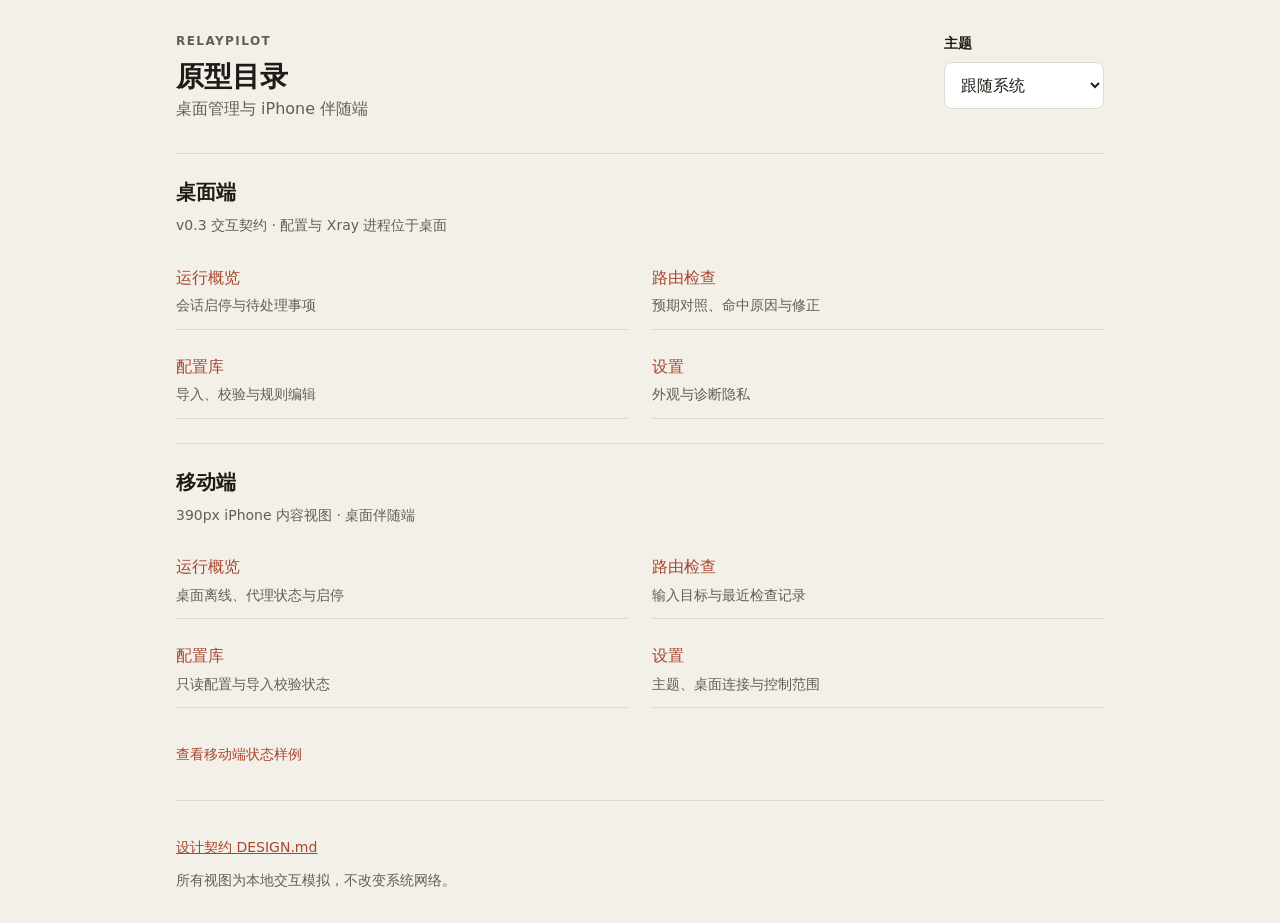
<file: design/index.html>
<!DOCTYPE html>
<html lang="zh-CN">
<head>
<meta charset="UTF-8">
<meta name="viewport" content="width=device-width, initial-scale=1">
<meta name="color-scheme" content="light dark">
<title>RelayPilot — 原型目录</title>
<link rel="stylesheet" href="prototype/shared.css">
<script defer src="prototype/app.js"></script>
</head>
<body class="directory-surface" data-surface="directory">
<div id="root"><main class="directory-main">
<header class="directory-header"><div><span class="eyebrow">RelayPilot</span><h1>原型目录</h1><p class="muted">桌面管理与 iPhone 伴随端</p></div><div class="field"><label for="directory-theme">主题</label><select id="directory-theme"><option value="system">跟随系统</option><option value="light">浅色</option><option value="dark">深色</option></select></div></header>
<section class="directory-group"><h2>桌面端</h2><p class="muted">v0.3 交互契约 · 配置与 Xray 进程位于桌面</p>
<nav aria-label="桌面原型"><a href="prototype/connect.html">运行概览<span>会话启停与待处理事项</span></a><a href="prototype/trace.html">路由检查<span>预期对照、命中原因与修正</span></a><a href="prototype/profiles.html">配置库<span>导入、校验与规则编辑</span></a><a href="prototype/settings.html">设置<span>外观与诊断隐私</span></a></nav></section>
<section class="directory-group"><h2>移动端</h2><p class="muted">390px iPhone 内容视图 · 桌面伴随端</p>
<nav aria-label="移动原型"><a href="prototype/mobile-overview.html">运行概览<span>桌面离线、代理状态与启停</span></a><a href="prototype/mobile-trace.html">路由检查<span>输入目标与最近检查记录</span></a><a href="prototype/mobile-profiles.html">配置库<span>只读配置与导入校验状态</span></a><a href="prototype/mobile-settings.html">设置<span>主题、桌面连接与控制范围</span></a></nav>
<details class="directory-scenarios"><summary>查看移动端状态样例</summary><p class="muted">仅用于原型评审。以下入口不连接真实桌面。</p><nav aria-label="移动端状态样例"><a href="prototype/mobile-overview.html?scenario=running">运行中</a><a href="prototype/mobile-overview.html?scenario=stopped">已停止</a><a href="prototype/mobile-overview.html?scenario=failed">桌面连接失败</a><a href="prototype/mobile-overview.html?scenario=proxy-failed">Xray 启动失败</a><a href="prototype/mobile-overview.html?scenario=process-unreachable">Xray 进程不可达</a><a href="prototype/mobile-overview.html?scenario=starting">启动进行中</a><a href="prototype/mobile-overview.html?scenario=stopping">停止进行中</a><a href="prototype/mobile-overview.html?scenario=invalid">配置校验失败</a></nav></details></section>
<footer class="directory-footer"><a href="DESIGN.md">设计契约 DESIGN.md</a><p class="muted">所有视图为本地交互模拟，不改变系统网络。</p></footer>
</main></div>
<dialog id="modal" aria-labelledby="dialog-title"></dialog><div id="toast" class="toast" role="status" hidden></div>
</body>
</html>
</file>
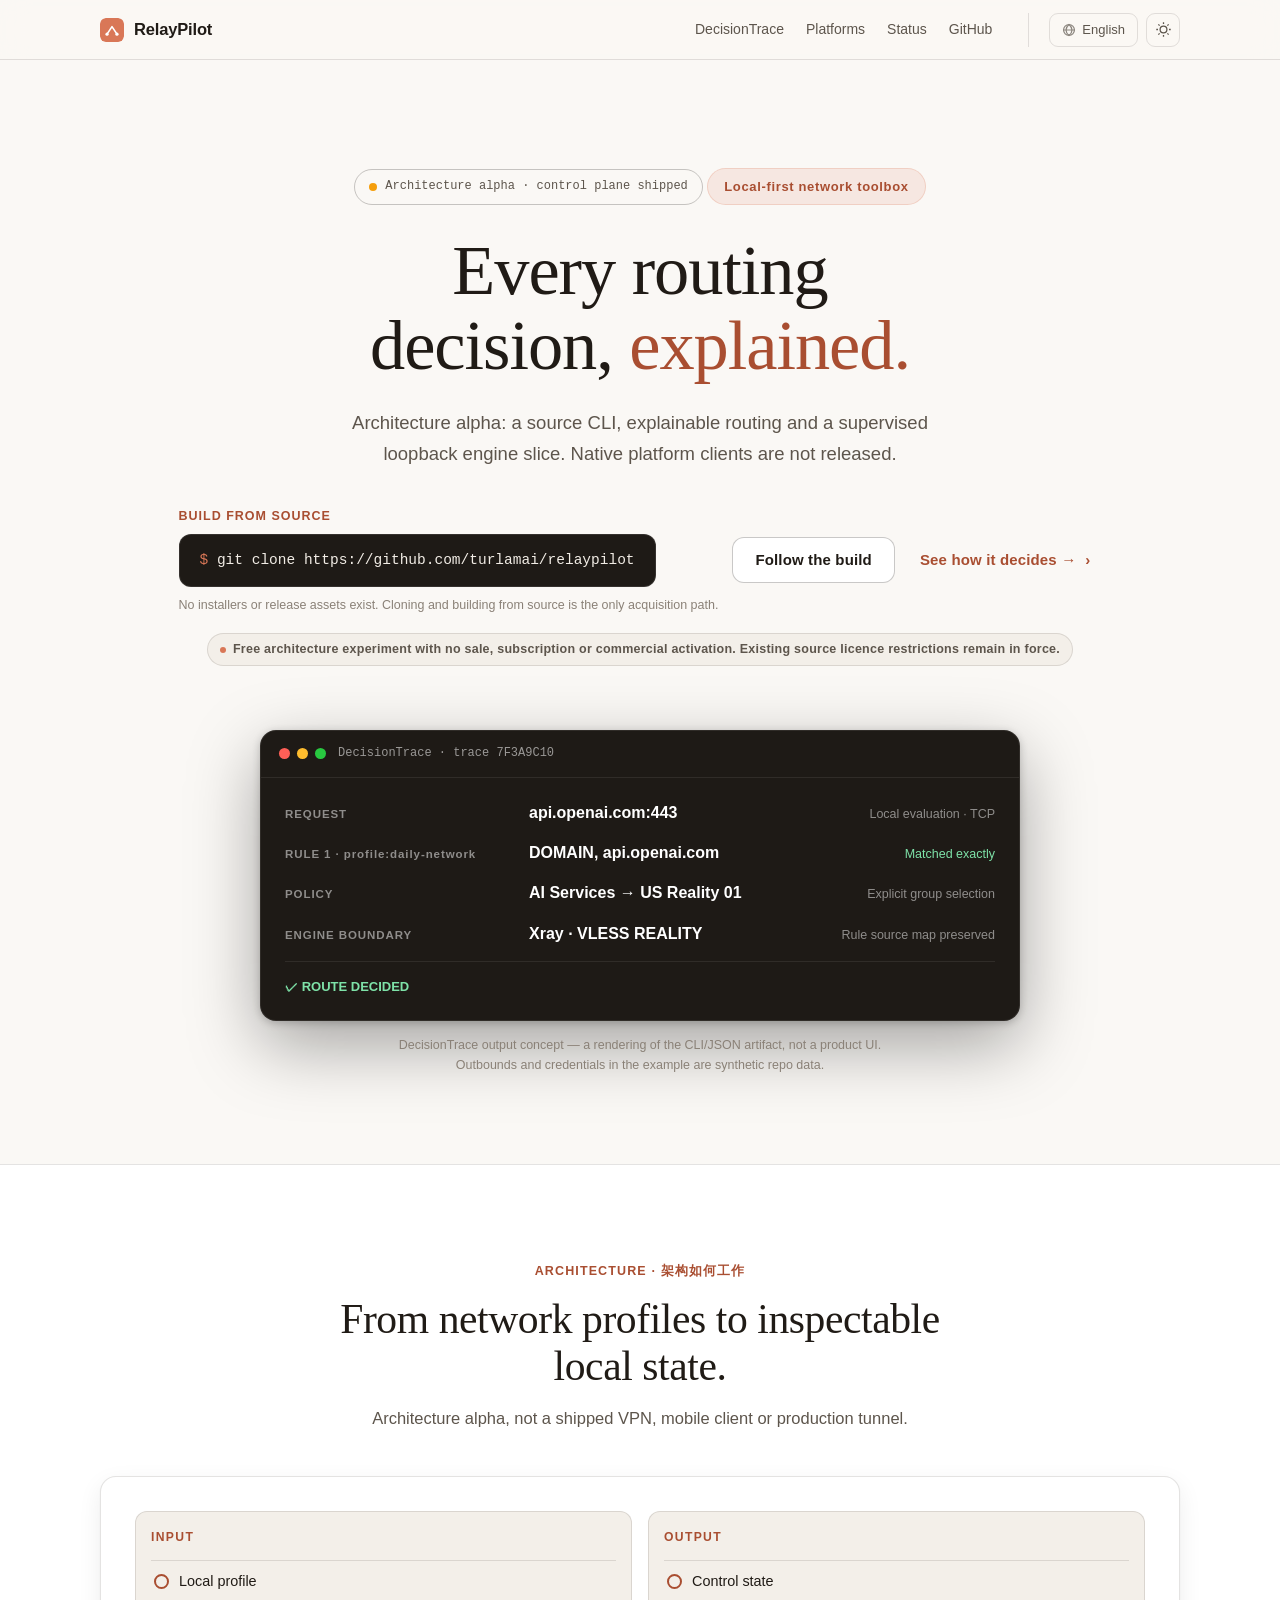
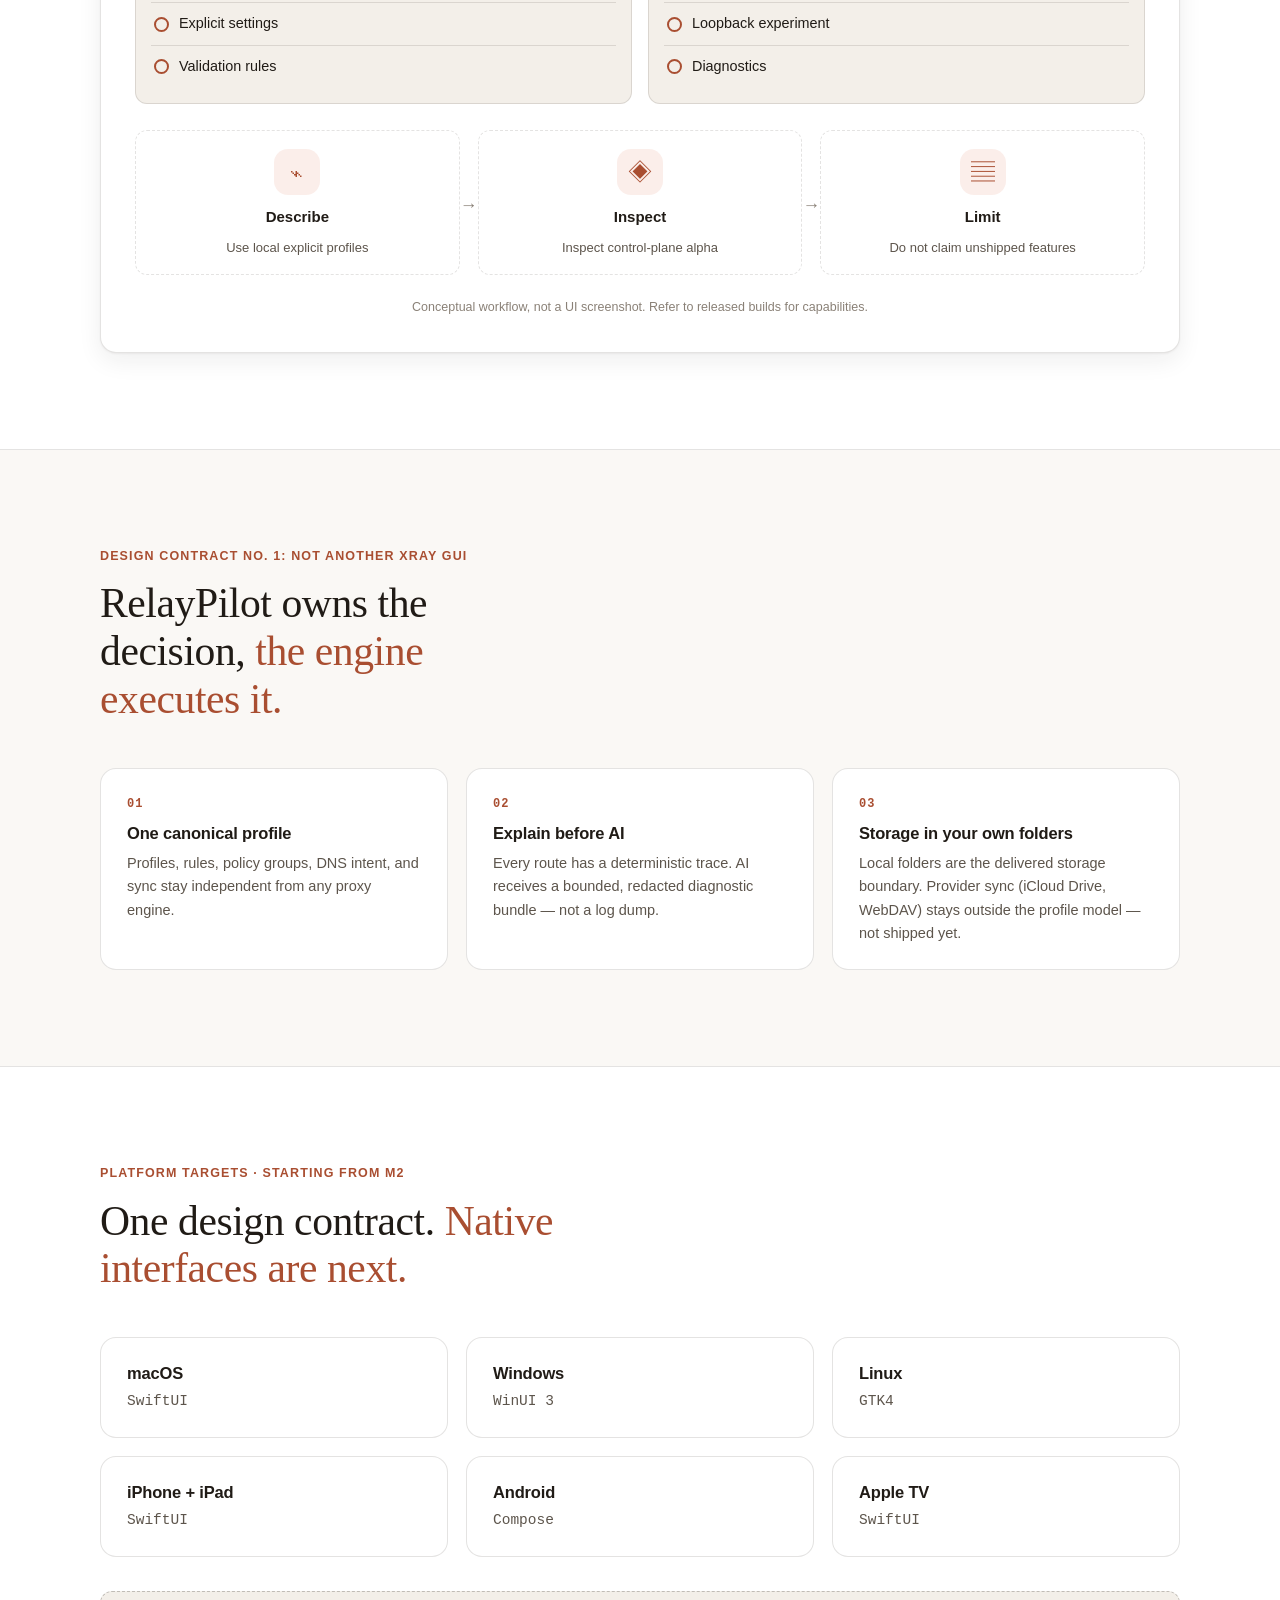
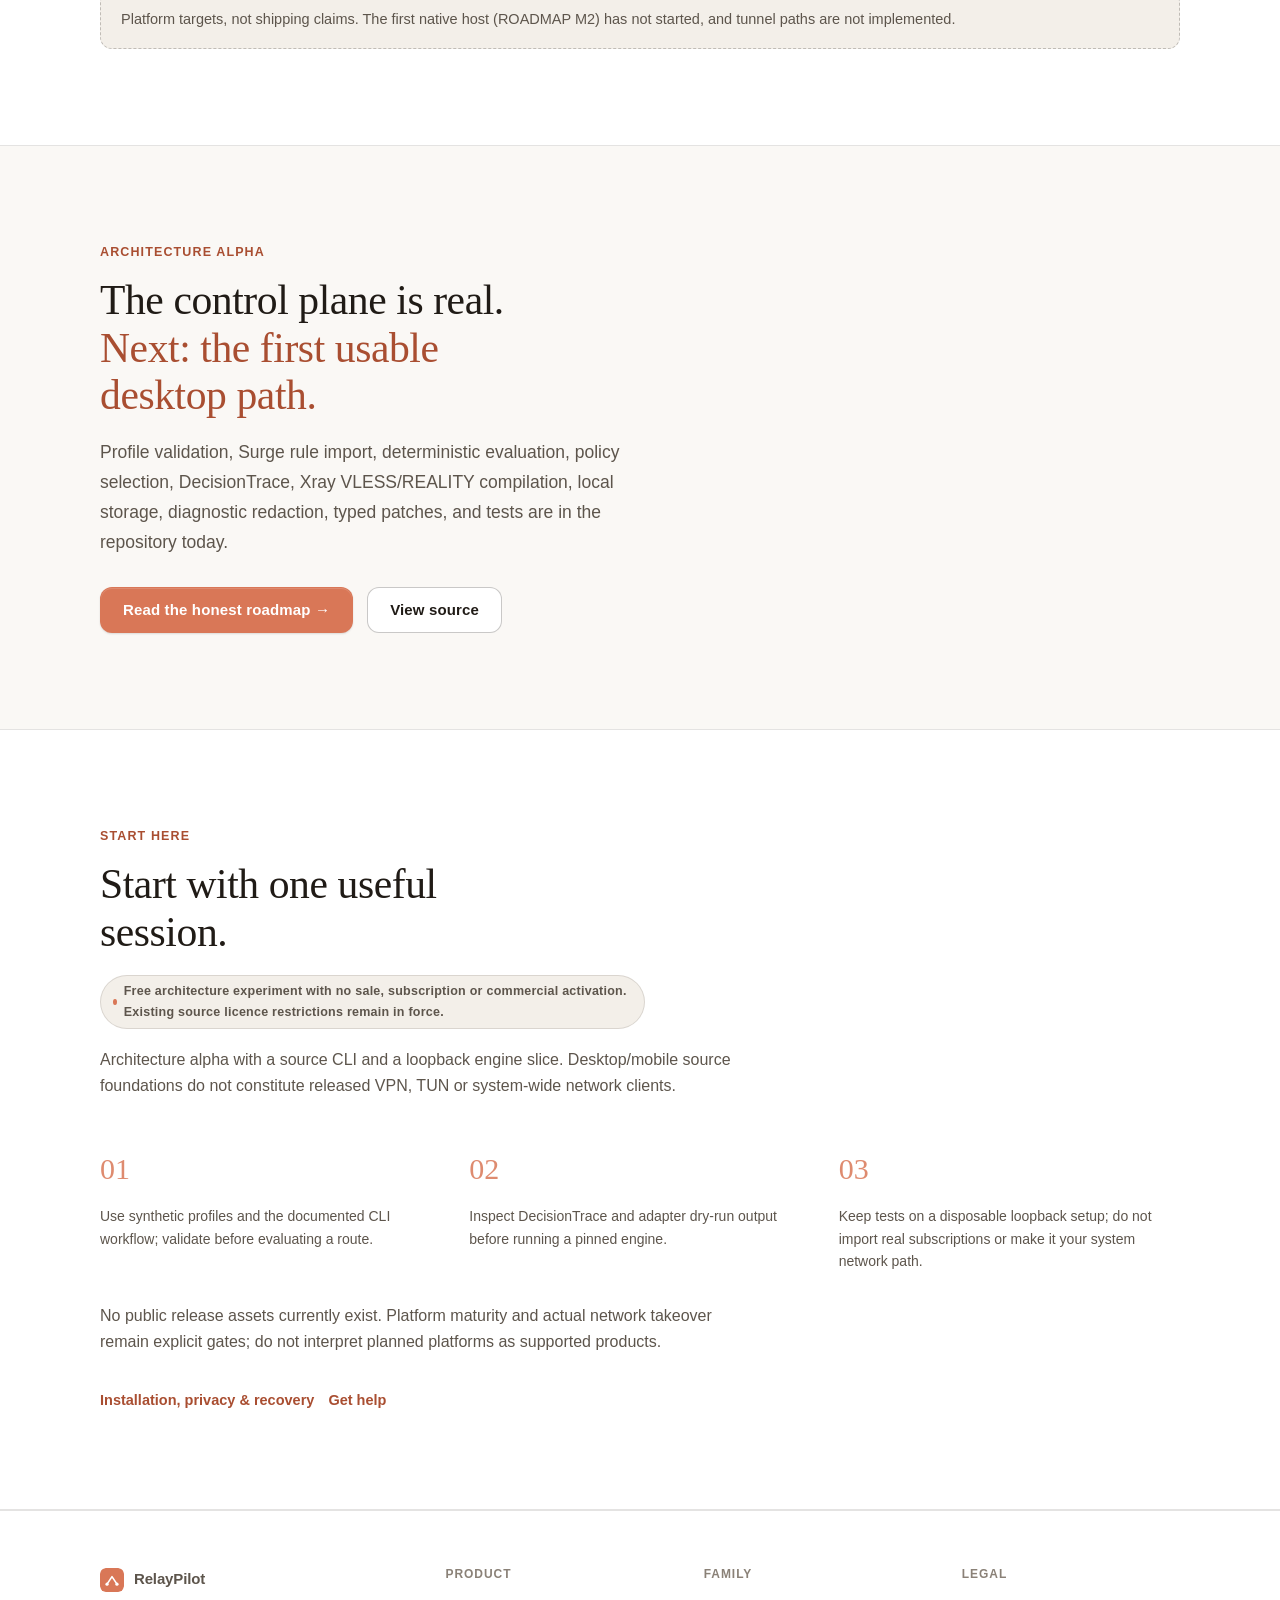
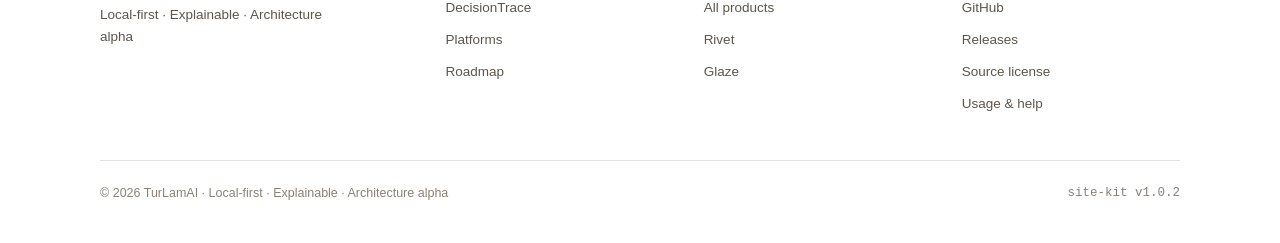
<file: site/index.html>
<!DOCTYPE html>
<html lang="zh-CN" data-kit-id="relaypilot">

<head>
    <meta charset="UTF-8">
    <meta name="viewport" content="width=device-width, initial-scale=1.0">
    <title>RelayPilot — 可解释的路由决策 · 架构实验</title>
    <meta name="description" content="RelayPilot 是本地优先的架构实验：源码 CLI、确定性 DecisionTrace 与受监督的回环引擎纵切；原生客户端尚未发布。">
    <link rel="canonical" href="https://relaypilot.jrtx.site/">
    <meta name="theme-color" content="#D97757">
    <meta property="og:type" content="website">
    <meta property="og:site_name" content="RelayPilot">
    <meta property="og:title" content="RelayPilot — explainable routing decisions · architecture experiment">
    <meta property="og:description" content="A local-first architecture experiment: source CLI, deterministic DecisionTrace, and a supervised loopback engine slice. Native clients are not released.">
    <meta property="og:url" content="https://relaypilot.jrtx.site/">
    <meta name="twitter:card" content="summary">
    <meta name="twitter:title" content="RelayPilot — explainable routing decisions · architecture experiment">
    <meta name="twitter:description" content="A local-first architecture experiment: source CLI, deterministic DecisionTrace, and a supervised loopback engine slice. Native clients are not released.">

    <!-- Theme pre-paint: apply before the stylesheet paints, no flash. -->
    <script>
        (function () {
            var t;
            try { t = localStorage.getItem('relaypilot-theme'); } catch (e) { }
            if (t !== 'dark' && t !== 'light') {
                t = window.matchMedia && matchMedia('(prefers-color-scheme: dark)').matches ? 'dark' : 'light';
            }
            document.documentElement.dataset.theme = t;
        })();
    </script>

    <link rel="icon" type="image/svg+xml" href="data:image/svg+xml,%3Csvg xmlns='http://www.w3.org/2000/svg' viewBox='0 0 512 512'%3E%3Crect width='512' height='512' rx='115' fill='%23D97757'/%3E%3Cpath d='M150 344 L256 184 L362 344' stroke='%23FFFFFF' stroke-width='34' fill='none' stroke-linecap='round' stroke-linejoin='round'/%3E%3Ccircle cx='150' cy='344' r='34' fill='%23FFFFFF'/%3E%3Ccircle cx='362' cy='344' r='34' fill='%23FFFFFF'/%3E%3C/svg%3E">
    <link rel="stylesheet" href="family.css">
    <link rel="stylesheet" href="site.css">
    <link rel="preload" href="fonts/newsreader-latin-var.woff2" as="font" type="font/woff2" crossorigin>
    <link rel="preload" href="fonts/inter-latin-var.woff2" as="font" type="font/woff2" crossorigin>
    <script src="family.js" defer></script>
</head>

<body>
    <header class="kit-nav">
        <div class="kit-container kit-nav-inner">
            <a class="kit-brand" href="/">
                <svg class="kit-brand-mark" viewBox="0 0 512 512" fill="none" aria-hidden="true">
                    <rect width="512" height="512" rx="115" fill="#D97757"/>
                    <path d="M150 344 L256 184 L362 344" stroke="#FFFFFF" stroke-width="34" stroke-linecap="round" stroke-linejoin="round"/>
                    <circle cx="150" cy="344" r="34" fill="#FFFFFF"/>
                    <circle cx="362" cy="344" r="34" fill="#FFFFFF"/>
                </svg>
                <span>RelayPilot</span>
            </a>
            <nav class="kit-nav-links">
                <a href="#trace" data-i18n="nav.trace">DecisionTrace</a>
                <a href="#platforms" data-i18n="nav.platforms">平台</a>
                <a href="#status" data-i18n="nav.status">状态</a>
                <a href="https://github.com/turlamai/relaypilot">GitHub</a>
            </nav>
            <div class="kit-nav-actions">
                <div class="kit-lang">
                    <button class="kit-lang-btn" type="button" aria-haspopup="true" aria-expanded="false">
                        <svg viewBox="0 0 16 16" fill="none" stroke="currentColor" stroke-width="1.4" aria-hidden="true"><circle cx="8" cy="8" r="6.2"/><path d="M1.8 8h12.4M8 1.8c-4.6 4-4.6 8.4 0 12.4 4.6-4 4.6-8.4 0-12.4z"/></svg>
                        <span class="kit-lang-current">简体中文</span>
                    </button>
                    <ul class="kit-lang-menu">
                        <li><button type="button" data-kit-lang="zh">简体中文</button></li>
                        <li><button type="button" data-kit-lang="en">English</button></li>
                    </ul>
                </div>
                <button class="kit-icon-btn kit-theme-toggle" type="button" aria-pressed="false" aria-label="Theme">
                    <svg class="kit-icon-sun" viewBox="0 0 20 20" fill="none" stroke="currentColor" stroke-width="1.5" aria-hidden="true"><circle cx="10" cy="10" r="4"/><path d="M10 1.5v2M10 16.5v2M1.5 10h2M16.5 10h2M4 4l1.4 1.4M14.6 14.6L16 16M16 4l-1.4 1.4M5.4 14.6L4 16"/></svg>
                    <svg class="kit-icon-moon" viewBox="0 0 20 20" fill="none" stroke="currentColor" stroke-width="1.5" aria-hidden="true"><path d="M16.5 12.2A7 7 0 0 1 7.8 3.5a7 7 0 1 0 8.7 8.7z"/></svg>
                </button>
            </div>
        </div>
    </header>

    <main>
        <!-- Hero -->
        <section class="kit-hero" id="overview">
            <div class="kit-container">
                <p class="status-pill"><span class="status-dot" aria-hidden="true"></span><span data-i18n="hero.status">架构 Alpha · 控制平面已交付</span></p>
                <span class="kit-eyebrow" data-i18n="hero.eyebrow">LOCAL-FIRST 网络工具箱</span>
                <h1><span data-i18n="hero.h1a">每一个路由决定，</span> <span class="kit-accent-word" data-i18n="hero.h1b">都有迹可循。</span></h1>
                <p class="kit-lead" data-i18n="hero.lead">架构 Alpha：源码 CLI、可解释路由与受监督回环引擎纵切。原生平台客户端尚未发布。</p>
                <div class="kit-btn-row">
                    <div class="install-block">
                        <span class="install-label" data-i18n="install.label">从源码构建</span>
                        <pre class="install-cmd"><code>git clone https://github.com/turlamai/relaypilot</code></pre>
                        <span class="install-note" data-i18n="install.note">无安装包与 Release 附件；克隆并自行构建是唯一获取路径。</span>
                    </div>
                    <a class="kit-btn kit-btn--secondary" href="https://github.com/turlamai/relaypilot" data-i18n="hero.cta-build">关注开发进展</a>
                    <a class="kit-btn kit-btn--ghost" href="#trace"><span data-i18n="hero.cta-trace">看它如何决策 →</span><span class="kit-btn-arrow">›</span></a>
                </div>
                <p class="kit-hero-meta"><span class="kit-badge" data-i18n="hero.availability">免费架构实验，不销售、不订阅、不接商业激活；现行源码许可限制仍然有效。</span></p>

                <div class="hero-visual">
                    <div class="code-window">
                        <div class="window-header">
                            <div class="window-controls" aria-hidden="true"><span class="traffic-light close"></span><span class="traffic-light minimize"></span><span class="traffic-light maximize"></span></div>
                            <div class="window-title">DecisionTrace · trace 7F3A9C10</div>
                        </div>
                        <div class="trace-body" id="trace">
                            <div class="trace-line"><span class="trace-label" data-i18n="trace.request">请求</span><span class="trace-main">api.openai.com:443</span><span class="trace-note" data-i18n="trace.request-note">本地求值 · TCP</span></div>
                            <div class="trace-line"><span class="trace-label" data-i18n="trace.rule">规则 1 · profile:daily-network</span><span class="trace-main">DOMAIN, api.openai.com</span><span class="trace-note ok" data-i18n="trace.rule-note">精确匹配</span></div>
                            <div class="trace-line"><span class="trace-label" data-i18n="trace.policy">策略</span><span class="trace-main">AI Services → US Reality 01</span><span class="trace-note" data-i18n="trace.policy-note">策略组显式选择</span></div>
                            <div class="trace-line"><span class="trace-label" data-i18n="trace.engine">ENGINE 边界</span><span class="trace-main">Xray · VLESS REALITY</span><span class="trace-note" data-i18n="trace.engine-note">保留规则源映射</span></div>
                            <div class="trace-verdict">✓ <span data-i18n="trace.verdict">路由已决定</span></div>
                        </div>
                    </div>
                    <p class="trace-caption" data-i18n="trace.caption">DecisionTrace 输出示意 —— CLI/JSON 工件的概念渲染，非产品界面；示例中的出站与凭据均为仓库合成数据。</p>
                </div>
            </div>
        </section>

        <!-- Workflow illustration -->
        <section class="kit-section kit-section--alt" id="visual-showcase" aria-label="Product workflow diagram">
            <div class="vs-wrap">
                <div class="vs-intro">
                    <span class="vs-label">ARCHITECTURE · 架构如何工作</span>
                    <h2 data-i18n="vs.title">从网络配置到可检查的本地状态。</h2>
                    <p class="vs-lead" data-i18n="vs.lead">当前仍是架构 Alpha；示意不代表正式 VPN、移动客户端或生产级隧道已经交付。</p>
                </div>
                <div class="vs-frame">
                    <div class="vs-art">
                        <div class="vs-mini-board">
                            <div class="vs-mini-title">INPUT</div>
                            <div class="vs-mini-task"><span class="vs-ring" aria-hidden="true"></span>Local profile</div>
                            <div class="vs-mini-task"><span class="vs-ring" aria-hidden="true"></span>Explicit settings</div>
                            <div class="vs-mini-task"><span class="vs-ring" aria-hidden="true"></span>Validation rules</div>
                        </div>
                        <div class="vs-mini-board">
                            <div class="vs-mini-title">OUTPUT</div>
                            <div class="vs-mini-task"><span class="vs-ring" aria-hidden="true"></span>Control state</div>
                            <div class="vs-mini-task"><span class="vs-ring" aria-hidden="true"></span>Loopback experiment</div>
                            <div class="vs-mini-task"><span class="vs-ring" aria-hidden="true"></span>Diagnostics</div>
                        </div>
                    </div>
                    <div class="vs-stage">
                        <div class="vs-step"><span class="vs-glyph" aria-hidden="true">⌁</span><b data-i18n="vs.s1t">描述配置</b><small data-i18n="vs.s1b">使用显式本地资料</small></div>
                        <div class="vs-step"><span class="vs-glyph" aria-hidden="true">◈</span><b data-i18n="vs.s2t">检查状态</b><small data-i18n="vs.s2b">验证控制平面实验</small></div>
                        <div class="vs-step"><span class="vs-glyph" aria-hidden="true">▤</span><b data-i18n="vs.s3t">明确边界</b><small data-i18n="vs.s3b">不宣传未交付能力</small></div>
                    </div>
                    <p class="vs-caption" data-i18n="vs.caption">概念工作流示意，非软件截图。实际能力以已发布版本为准。</p>
                </div>
            </div>
        </section>

        <!-- Principles -->
        <section class="kit-section" id="principles">
            <div class="kit-container">
                <span class="kit-kicker" data-i18n="principles.kicker">设计契约第一条：不做又一个 Xray GUI</span>
                <h2 class="kit-h2"><span data-i18n="principles.title-a">RelayPilot 做出决定，</span> <span class="kit-accent-word" data-i18n="principles.title-b">Engine 负责执行。</span></h2>
                <div class="kit-grid kit-grid--3" style="margin-top: 44px;">
                    <div class="kit-card">
                        <span class="card-num">01</span>
                        <h3 data-i18n="principles.f1.title">一套 canonical profile</h3>
                        <p data-i18n="principles.f1.body">Profile、规则、策略组、DNS 意图与同步不绑定任何 proxy engine。</p>
                    </div>
                    <div class="kit-card">
                        <span class="card-num">02</span>
                        <h3 data-i18n="principles.f2.title">不依赖 AI 也能解释</h3>
                        <p data-i18n="principles.f2.body">每条路由都有确定性 trace；AI 只接收有边界、已脱敏的诊断包。</p>
                    </div>
                    <div class="kit-card">
                        <span class="card-num">03</span>
                        <h3 data-i18n="principles.f3.title">存储在你自己的文件夹</h3>
                        <p data-i18n="principles.f3.body">本地文件夹是已交付的存储边界；iCloud Drive、WebDAV 等 provider 同步在 profile 模型之外，尚未交付。</p>
                    </div>
                </div>
            </div>
        </section>

        <!-- Platforms -->
        <section class="kit-section kit-section--alt" id="platforms">
            <div class="kit-container">
                <span class="kit-kicker" data-i18n="platforms.kicker">平台目标 · 从 M2 开始</span>
                <h2 class="kit-h2"><span data-i18n="platforms.title-a">一套设计契约。</span> <span class="kit-accent-word" data-i18n="platforms.title-b">原生界面是下一步。</span></h2>
                <div class="kit-grid kit-grid--3" style="margin-top: 44px;">
                    <div class="kit-card platform-card"><h3>macOS</h3><p class="platform-format">SwiftUI</p></div>
                    <div class="kit-card platform-card"><h3>Windows</h3><p class="platform-format">WinUI 3</p></div>
                    <div class="kit-card platform-card"><h3>Linux</h3><p class="platform-format">GTK4</p></div>
                    <div class="kit-card platform-card"><h3>iPhone + iPad</h3><p class="platform-format">SwiftUI</p></div>
                    <div class="kit-card platform-card"><h3>Android</h3><p class="platform-format">Compose</p></div>
                    <div class="kit-card platform-card"><h3>Apple TV</h3><p class="platform-format">SwiftUI</p></div>
                </div>
                <p class="callout" data-i18n="platforms.callout">这是平台目标，不是已支持声明；首个原生宿主（ROADMAP M2）尚未开工，tunnel path 亦未实现。</p>
            </div>
        </section>

        <!-- Status -->
        <section class="kit-section" id="status">
            <div class="kit-container">
                <span class="kit-kicker" data-i18n="status.kicker">架构 Alpha</span>
                <h2 class="kit-h2"><span data-i18n="status.title-a">控制平面已落地。</span> <span class="kit-accent-word" data-i18n="status.title-b">下一步：首个可用的桌面路径。</span></h2>
                <p class="kit-lead" data-i18n="status.lead">Profile 校验、Surge 规则导入、确定性求值、策略选择、DecisionTrace、Xray VLESS/REALITY 编译、本地 storage、诊断脱敏、typed patch 和测试都已进入仓库。</p>
                <div class="kit-btn-row" style="margin-top: 30px;">
                    <a class="kit-btn kit-btn--primary" href="https://github.com/turlamai/relaypilot/blob/main/ROADMAP.md" data-i18n="status.cta-roadmap">查看诚实路线图 →</a>
                    <a class="kit-btn kit-btn--secondary" href="https://github.com/turlamai/relaypilot" data-i18n="status.cta-source">查看源码</a>
                </div>
            </div>
        </section>

        <!-- Start here -->
        <section class="kit-section kit-section--alt" id="start-here">
            <div class="kit-container">
                <span class="kit-kicker" data-i18n="start.kicker">开始使用</span>
                <h2 class="kit-h2" data-i18n="start.title">从一次有效使用开始。</h2>
                <p class="kit-lead"><span class="kit-badge" data-i18n="hero.availability">免费架构实验，不销售、不订阅、不接商业激活；现行源码许可限制仍然有效。</span></p>
                <p class="kit-text-2" style="margin-top: 18px; max-width: 72ch;" data-i18n="start.note">架构 Alpha，已有源码 CLI 与回环引擎纵切。桌面或移动源码基础不等于已发布的 VPN、TUN 或系统全局网络客户端。</p>
                <div class="kit-steps" style="margin-top: 44px;">
                    <div class="kit-step">
                        <p data-i18n="start.s1">使用合成 profile 和已文档化的 CLI 工作流，先校验再求值路由。</p>
                    </div>
                    <div class="kit-step">
                        <p data-i18n="start.s2">运行固定版本引擎前，先检查 DecisionTrace 和适配器 dry-run 输出。</p>
                    </div>
                    <div class="kit-step">
                        <p data-i18n="start.s3">测试保留在可丢弃的回环环境，不导入真实订阅，也不将其用作系统网络通道。</p>
                    </div>
                </div>
                <p class="kit-text-2 start-limits" style="margin-top: 30px; max-width: 72ch;" data-i18n="start.limits">当前没有公开发行附件。平台成熟度与实际网络接管仍需明确验收；规划平台不等于已支持产品。</p>
                <div class="start-links">
                    <a class="lang-zh" lang="zh-CN" href="https://github.com/turlamai/relaypilot/blob/main/docs/USER-GUIDE.zh-CN.md">安装、隐私与恢复</a>
                    <a class="lang-en" lang="en" href="https://github.com/turlamai/relaypilot/blob/main/docs/USER-GUIDE.md">Installation, privacy &amp; recovery</a>
                    <a href="https://github.com/turlamai/relaypilot/issues" data-i18n="start.help">反馈与帮助</a>
                </div>
            </div>
        </section>
    </main>

    <footer class="kit-footer">
        <div class="kit-container">
            <div class="kit-footer-grid">
                <div>
                    <a class="kit-brand" href="/">
                        <svg class="kit-brand-mark" viewBox="0 0 512 512" fill="none" aria-hidden="true">
                            <rect width="512" height="512" rx="115" fill="#D97757"/>
                            <path d="M150 344 L256 184 L362 344" stroke="#FFFFFF" stroke-width="34" stroke-linecap="round" stroke-linejoin="round"/>
                            <circle cx="150" cy="344" r="34" fill="#FFFFFF"/>
                            <circle cx="362" cy="344" r="34" fill="#FFFFFF"/>
                        </svg>
                        <span>RelayPilot</span>
                    </a>
                    <p class="kit-footer-tagline" data-i18n="footer.tagline">Local-first · 可解释 · 架构 Alpha</p>
                </div>
                <div>
                    <h4 data-i18n="footer.product">产品</h4>
                    <ul>
                        <li><a href="#trace" data-i18n="nav.trace">DecisionTrace</a></li>
                        <li><a href="#platforms" data-i18n="nav.platforms">平台</a></li>
                        <li><a href="https://github.com/turlamai/relaypilot/blob/main/ROADMAP.md" data-i18n="footer.roadmap">路线图</a></li>
                    </ul>
                </div>
                <div>
                    <h4 data-i18n="footer.family">家族</h4>
                    <ul>
                        <li><a href="https://jrtx.site/" data-i18n="footer.portal">全部产品</a></li>
                        <li><a href="https://rivet.jrtx.site/">Rivet</a></li>
                        <li><a href="https://glaze.jrtx.site/">Glaze</a></li>
                    </ul>
                </div>
                <div>
                    <h4 data-i18n="footer.legal">条款</h4>
                    <ul>
                        <li><a href="https://github.com/turlamai/relaypilot" data-i18n="nav.github">GitHub</a></li>
                        <li><a href="https://github.com/turlamai/relaypilot/releases" data-i18n="footer.releases">发布与更新</a></li>
                        <li><a href="https://github.com/turlamai/relaypilot/blob/main/LICENSE" data-i18n="footer.license">源码许可</a></li>
                        <li><a class="lang-zh" lang="zh-CN" href="https://github.com/turlamai/relaypilot/blob/main/docs/USER-GUIDE.zh-CN.md">使用与帮助</a><a class="lang-en" lang="en" href="https://github.com/turlamai/relaypilot/blob/main/docs/USER-GUIDE.md">Usage &amp; help</a></li>
                    </ul>
                </div>
            </div>
            <div class="kit-footer-bottom">
                <span>© 2026 TurLamAI · <span data-i18n="footer.tagline">Local-first · 可解释 · 架构 Alpha</span></span>
                <span class="kit-mono">site-kit v1.0.2</span>
            </div>
        </div>
    </footer>

    <!-- Dictionaries: zh canonical, en complete. -->
    <script type="application/json" id="kit-i18n">{
  "zh": {
    "nav.trace": "DecisionTrace",
    "nav.platforms": "平台",
    "nav.status": "状态",
    "nav.github": "GitHub",
    "hero.status": "架构 Alpha · 控制平面已交付",
    "hero.eyebrow": "LOCAL-FIRST 网络工具箱",
    "hero.h1a": "每一个路由决定，",
    "hero.h1b": "都有迹可循。",
    "hero.lead": "架构 Alpha：源码 CLI、可解释路由与受监督回环引擎纵切。原生平台客户端尚未发布。",
    "hero.availability": "免费架构实验，不销售、不订阅、不接商业激活；现行源码许可限制仍然有效。",
    "install.label": "从源码构建",
    "install.note": "无安装包与 Release 附件；克隆并自行构建是唯一获取路径。",
    "hero.cta-build": "关注开发进展",
    "hero.cta-trace": "看它如何决策 →",
    "trace.request": "请求",
    "trace.request-note": "本地求值 · TCP",
    "trace.rule": "规则 1 · profile:daily-network",
    "trace.rule-note": "精确匹配",
    "trace.policy": "策略",
    "trace.policy-note": "策略组显式选择",
    "trace.engine": "ENGINE 边界",
    "trace.engine-note": "保留规则源映射",
    "trace.verdict": "路由已决定",
    "trace.caption": "DecisionTrace 输出示意 —— CLI/JSON 工件的概念渲染，非产品界面；示例中的出站与凭据均为仓库合成数据。",
    "vs.title": "从网络配置到可检查的本地状态。",
    "vs.lead": "当前仍是架构 Alpha；示意不代表正式 VPN、移动客户端或生产级隧道已经交付。",
    "vs.s1t": "描述配置",
    "vs.s1b": "使用显式本地资料",
    "vs.s2t": "检查状态",
    "vs.s2b": "验证控制平面实验",
    "vs.s3t": "明确边界",
    "vs.s3b": "不宣传未交付能力",
    "vs.caption": "概念工作流示意，非软件截图。实际能力以已发布版本为准。",
    "principles.kicker": "设计契约第一条：不做又一个 Xray GUI",
    "principles.title-a": "RelayPilot 做出决定，",
    "principles.title-b": "Engine 负责执行。",
    "principles.f1.title": "一套 canonical profile",
    "principles.f1.body": "Profile、规则、策略组、DNS 意图与同步不绑定任何 proxy engine。",
    "principles.f2.title": "不依赖 AI 也能解释",
    "principles.f2.body": "每条路由都有确定性 trace；AI 只接收有边界、已脱敏的诊断包。",
    "principles.f3.title": "存储在你自己的文件夹",
    "principles.f3.body": "本地文件夹是已交付的存储边界；iCloud Drive、WebDAV 等 provider 同步在 profile 模型之外，尚未交付。",
    "platforms.kicker": "平台目标 · 从 M2 开始",
    "platforms.title-a": "一套设计契约。",
    "platforms.title-b": "原生界面是下一步。",
    "platforms.callout": "这是平台目标，不是已支持声明；首个原生宿主（ROADMAP M2）尚未开工，tunnel path 亦未实现。",
    "status.kicker": "架构 Alpha",
    "status.title-a": "控制平面已落地。",
    "status.title-b": "下一步：首个可用的桌面路径。",
    "status.lead": "Profile 校验、Surge 规则导入、确定性求值、策略选择、DecisionTrace、Xray VLESS/REALITY 编译、本地 storage、诊断脱敏、typed patch 和测试都已进入仓库。",
    "status.cta-roadmap": "查看诚实路线图 →",
    "status.cta-source": "查看源码",
    "start.kicker": "开始使用",
    "start.title": "从一次有效使用开始。",
    "start.note": "架构 Alpha，已有源码 CLI 与回环引擎纵切。桌面或移动源码基础不等于已发布的 VPN、TUN 或系统全局网络客户端。",
    "start.s1": "使用合成 profile 和已文档化的 CLI 工作流，先校验再求值路由。",
    "start.s2": "运行固定版本引擎前，先检查 DecisionTrace 和适配器 dry-run 输出。",
    "start.s3": "测试保留在可丢弃的回环环境，不导入真实订阅，也不将其用作系统网络通道。",
    "start.limits": "当前没有公开发行附件。平台成熟度与实际网络接管仍需明确验收；规划平台不等于已支持产品。",
    "start.help": "反馈与帮助",
    "footer.tagline": "Local-first · 可解释 · 架构 Alpha",
    "footer.product": "产品",
    "footer.family": "家族",
    "footer.portal": "全部产品",
    "footer.legal": "条款",
    "footer.roadmap": "路线图",
    "footer.releases": "发布与更新",
    "footer.license": "源码许可"
  },
  "en": {
    "nav.trace": "DecisionTrace",
    "nav.platforms": "Platforms",
    "nav.status": "Status",
    "nav.github": "GitHub",
    "hero.status": "Architecture alpha · control plane shipped",
    "hero.eyebrow": "Local-first network toolbox",
    "hero.h1a": "Every routing decision,",
    "hero.h1b": "explained.",
    "hero.lead": "Architecture alpha: a source CLI, explainable routing and a supervised loopback engine slice. Native platform clients are not released.",
    "hero.availability": "Free architecture experiment with no sale, subscription or commercial activation. Existing source licence restrictions remain in force.",
    "install.label": "Build from source",
    "install.note": "No installers or release assets exist. Cloning and building from source is the only acquisition path.",
    "hero.cta-build": "Follow the build",
    "hero.cta-trace": "See how it decides →",
    "trace.request": "REQUEST",
    "trace.request-note": "Local evaluation · TCP",
    "trace.rule": "RULE 1 · profile:daily-network",
    "trace.rule-note": "Matched exactly",
    "trace.policy": "POLICY",
    "trace.policy-note": "Explicit group selection",
    "trace.engine": "ENGINE BOUNDARY",
    "trace.engine-note": "Rule source map preserved",
    "trace.verdict": "ROUTE DECIDED",
    "trace.caption": "DecisionTrace output concept — a rendering of the CLI/JSON artifact, not a product UI. Outbounds and credentials in the example are synthetic repo data.",
    "vs.title": "From network profiles to inspectable local state.",
    "vs.lead": "Architecture alpha, not a shipped VPN, mobile client or production tunnel.",
    "vs.s1t": "Describe",
    "vs.s1b": "Use local explicit profiles",
    "vs.s2t": "Inspect",
    "vs.s2b": "Inspect control-plane alpha",
    "vs.s3t": "Limit",
    "vs.s3b": "Do not claim unshipped features",
    "vs.caption": "Conceptual workflow, not a UI screenshot. Refer to released builds for capabilities.",
    "principles.kicker": "Design contract no. 1: not another Xray GUI",
    "principles.title-a": "RelayPilot owns the decision,",
    "principles.title-b": "the engine executes it.",
    "principles.f1.title": "One canonical profile",
    "principles.f1.body": "Profiles, rules, policy groups, DNS intent, and sync stay independent from any proxy engine.",
    "principles.f2.title": "Explain before AI",
    "principles.f2.body": "Every route has a deterministic trace. AI receives a bounded, redacted diagnostic bundle — not a log dump.",
    "principles.f3.title": "Storage in your own folders",
    "principles.f3.body": "Local folders are the delivered storage boundary. Provider sync (iCloud Drive, WebDAV) stays outside the profile model — not shipped yet.",
    "platforms.kicker": "Platform targets · starting from M2",
    "platforms.title-a": "One design contract.",
    "platforms.title-b": "Native interfaces are next.",
    "platforms.callout": "Platform targets, not shipping claims. The first native host (ROADMAP M2) has not started, and tunnel paths are not implemented.",
    "status.kicker": "Architecture alpha",
    "status.title-a": "The control plane is real.",
    "status.title-b": "Next: the first usable desktop path.",
    "status.lead": "Profile validation, Surge rule import, deterministic evaluation, policy selection, DecisionTrace, Xray VLESS/REALITY compilation, local storage, diagnostic redaction, typed patches, and tests are in the repository today.",
    "status.cta-roadmap": "Read the honest roadmap →",
    "status.cta-source": "View source",
    "start.kicker": "Start here",
    "start.title": "Start with one useful session.",
    "start.note": "Architecture alpha with a source CLI and a loopback engine slice. Desktop/mobile source foundations do not constitute released VPN, TUN or system-wide network clients.",
    "start.s1": "Use synthetic profiles and the documented CLI workflow; validate before evaluating a route.",
    "start.s2": "Inspect DecisionTrace and adapter dry-run output before running a pinned engine.",
    "start.s3": "Keep tests on a disposable loopback setup; do not import real subscriptions or make it your system network path.",
    "start.limits": "No public release assets currently exist. Platform maturity and actual network takeover remain explicit gates; do not interpret planned platforms as supported products.",
    "start.help": "Get help",
    "footer.tagline": "Local-first · Explainable · Architecture alpha",
    "footer.product": "Product",
    "footer.family": "Family",
    "footer.portal": "All products",
    "footer.legal": "Legal",
    "footer.roadmap": "Roadmap",
    "footer.releases": "Releases",
    "footer.license": "Source license"
  }
}</script>
</body>

</html>
</file>
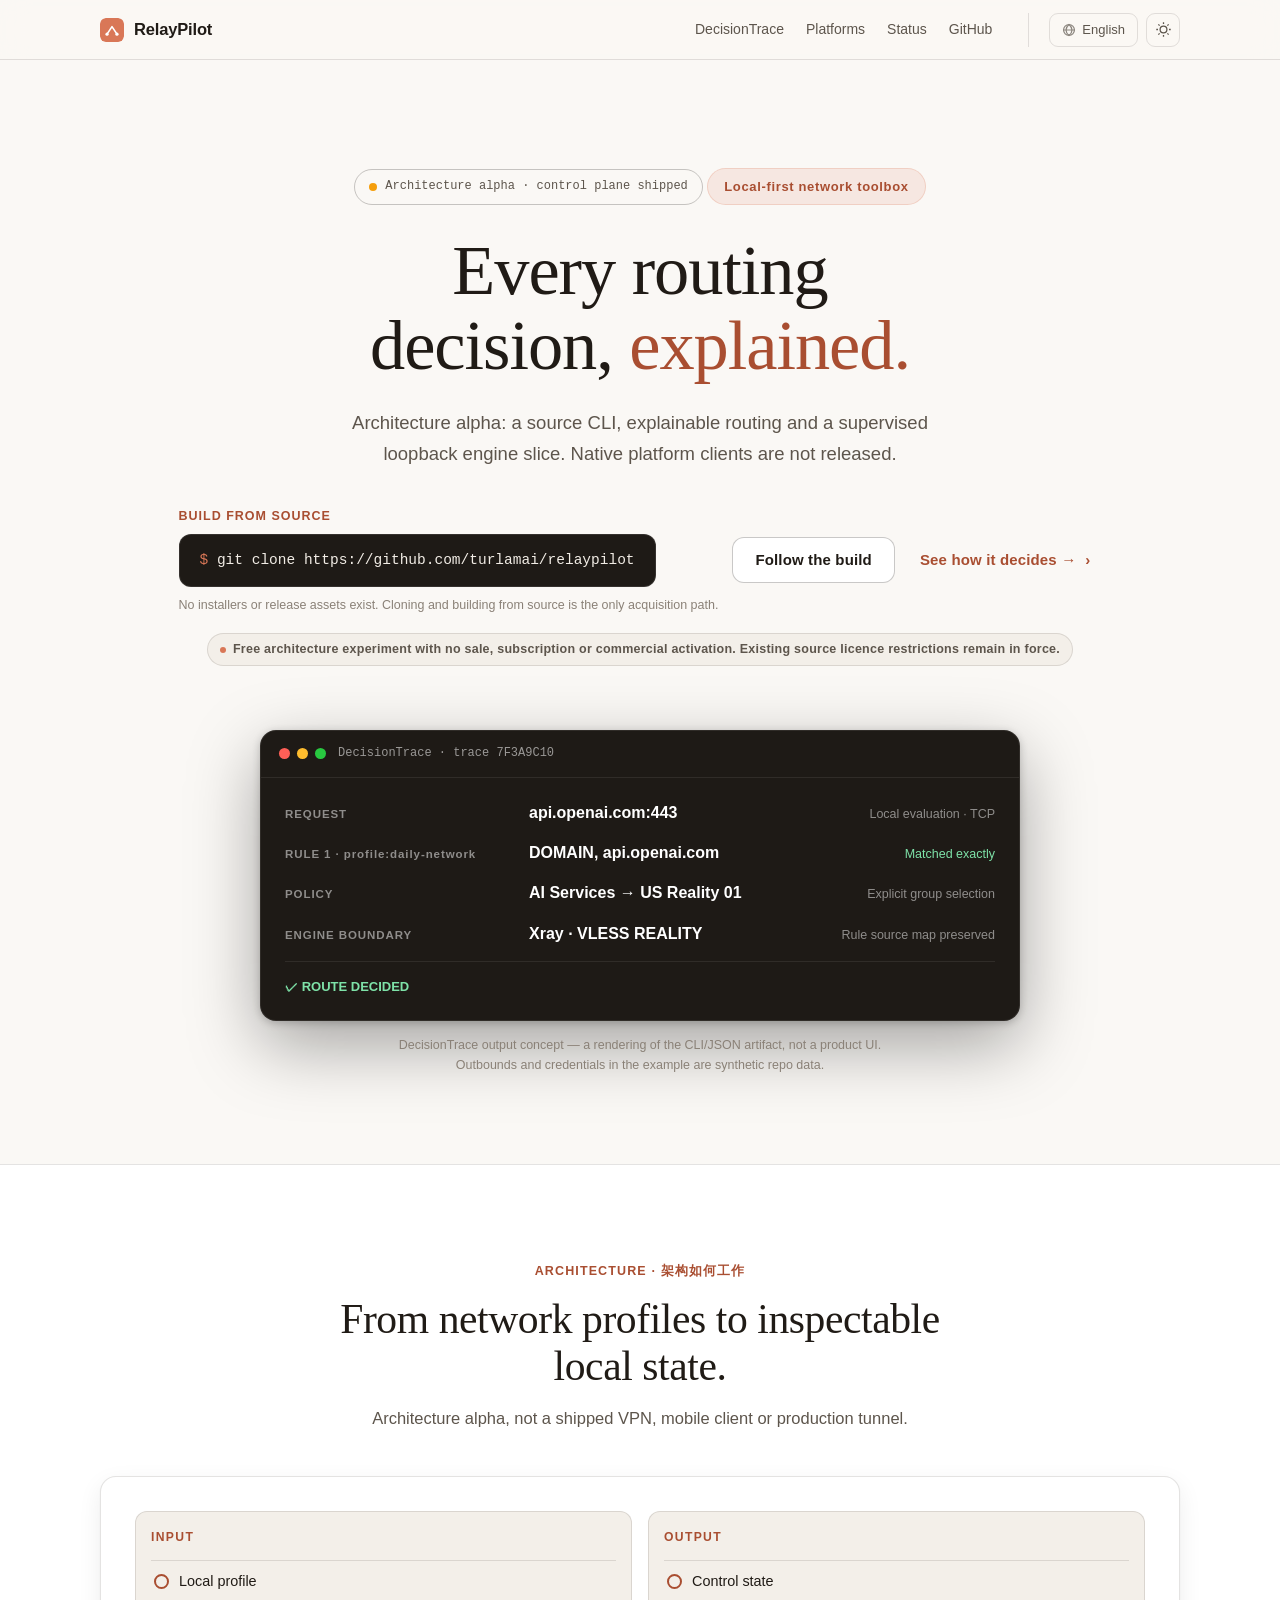
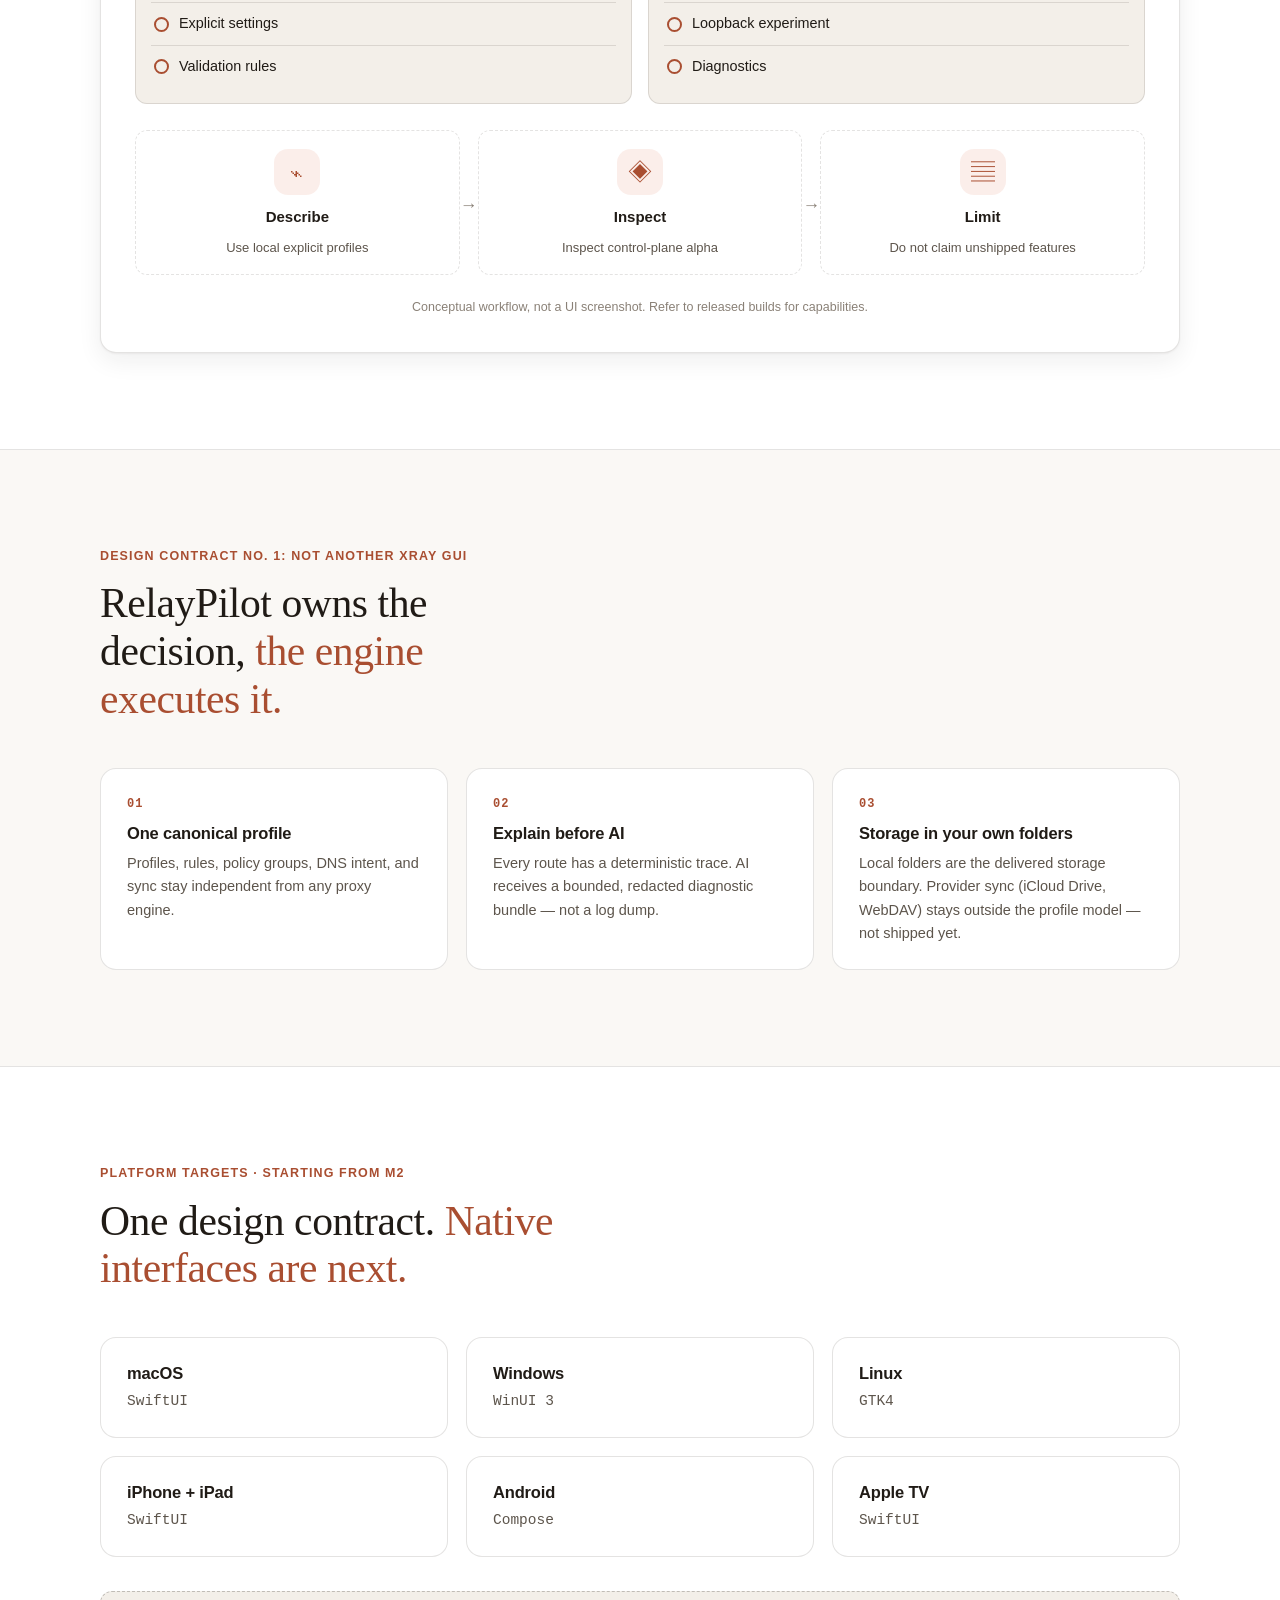
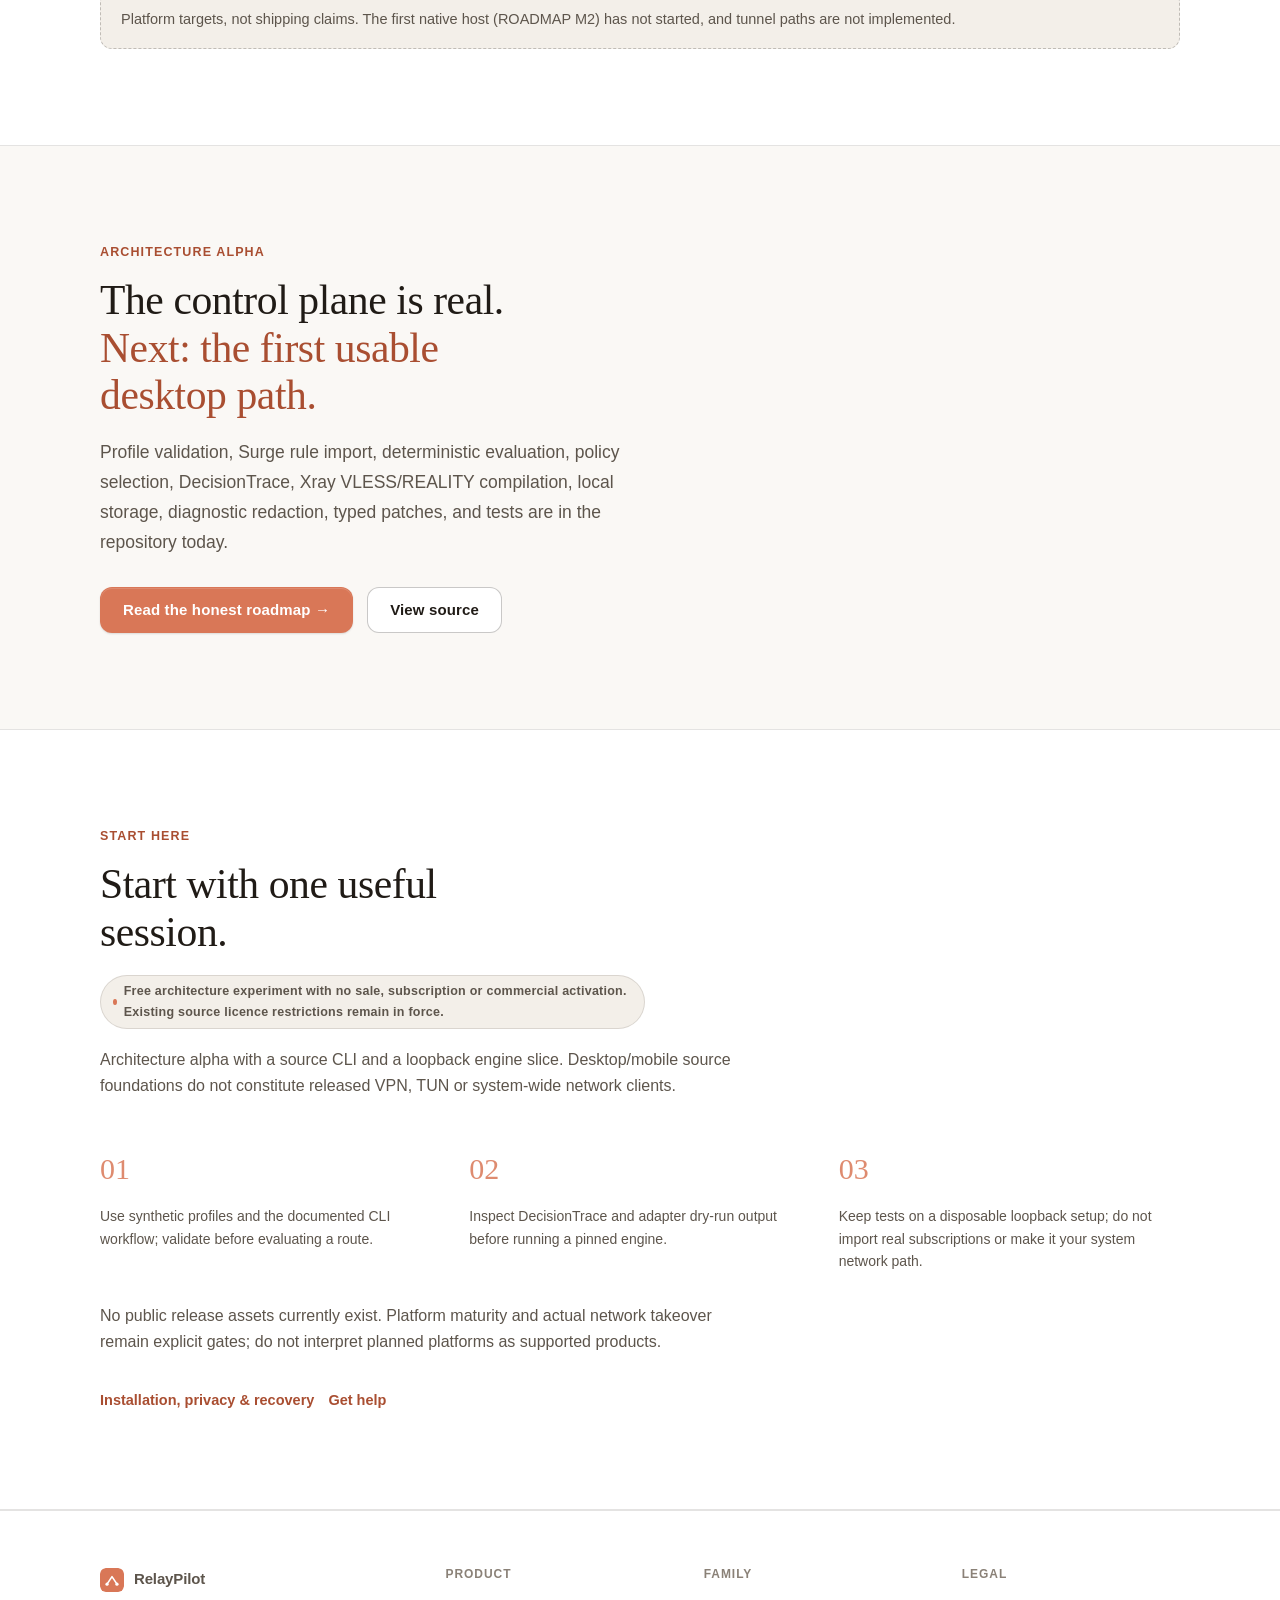
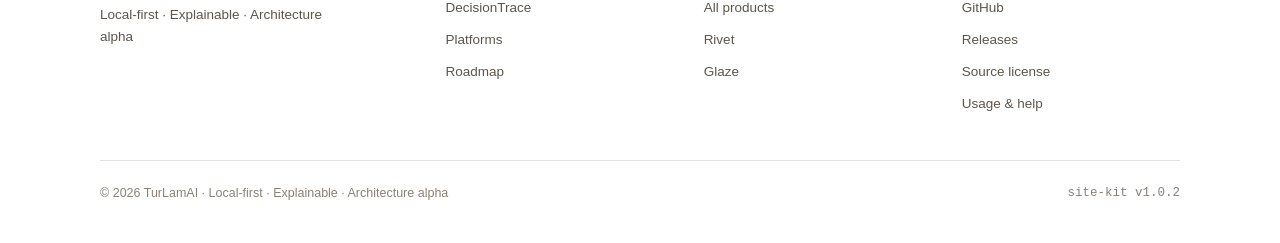
<file: site/zh-CN.html>
<!doctype html>
<html lang="zh-CN">
<head>
  <meta charset="utf-8">
  <meta name="viewport" content="width=device-width, initial-scale=1">
  <meta http-equiv="refresh" content="0; url=index.html">
  <link rel="canonical" href="./">
  <title>RelayPilot — 可解释的路由决策 · 架构实验</title>
  <script>location.replace('index.html');</script>
</head>
<body>
  <p style="font-family:sans-serif;padding:2rem">页面已合并，正在跳转… <a href="index.html">如未跳转请点这里</a></p>
</body>
</html>
</file>
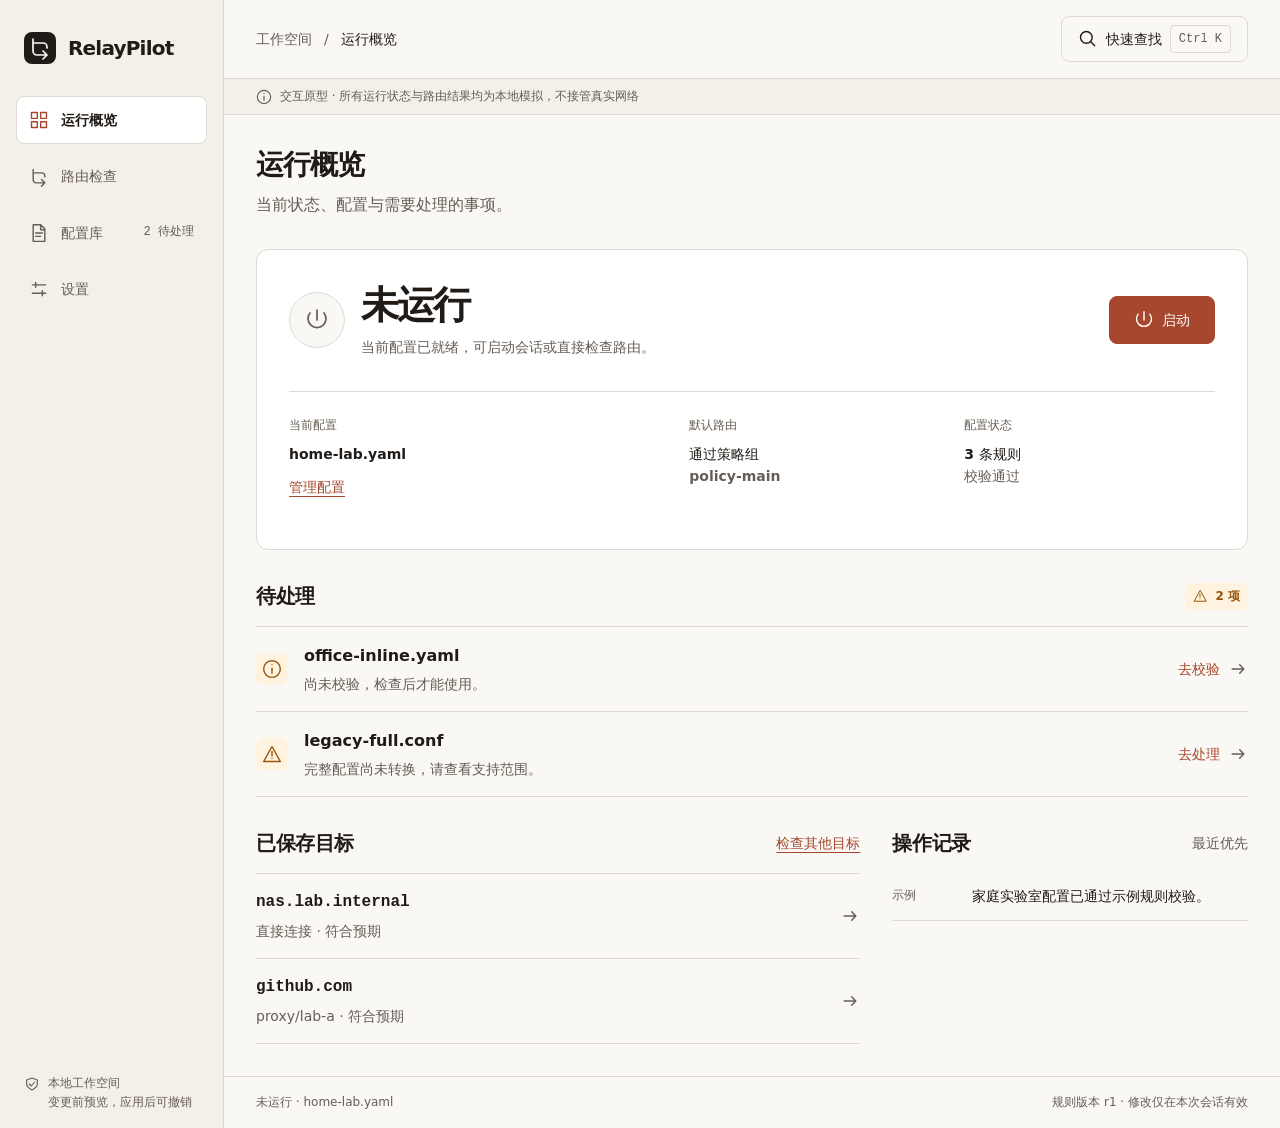
<file: design/prototype/connect.html>
<!DOCTYPE html>
<html lang="zh-CN">
<head>
<meta charset="UTF-8">
<meta name="viewport" content="width=device-width, initial-scale=1">
<meta name="color-scheme" content="light dark">
<meta name="description" content="RelayPilot 本地路由工作空间：状态、预期对照与配置管理交互原型">
<title>RelayPilot — 运行概览</title>
<link rel="stylesheet" href="shared.css">
<script defer src="app.js"></script>
</head>
<body data-page="connect">
<div id="root"></div>
<dialog id="modal" aria-labelledby="dialog-title"></dialog>
<div id="toast" class="toast" role="status" aria-live="polite" hidden></div>
<noscript>请启用 JavaScript 以体验 RelayPilot 的交互原型。</noscript>
</body>
</html>
</file>
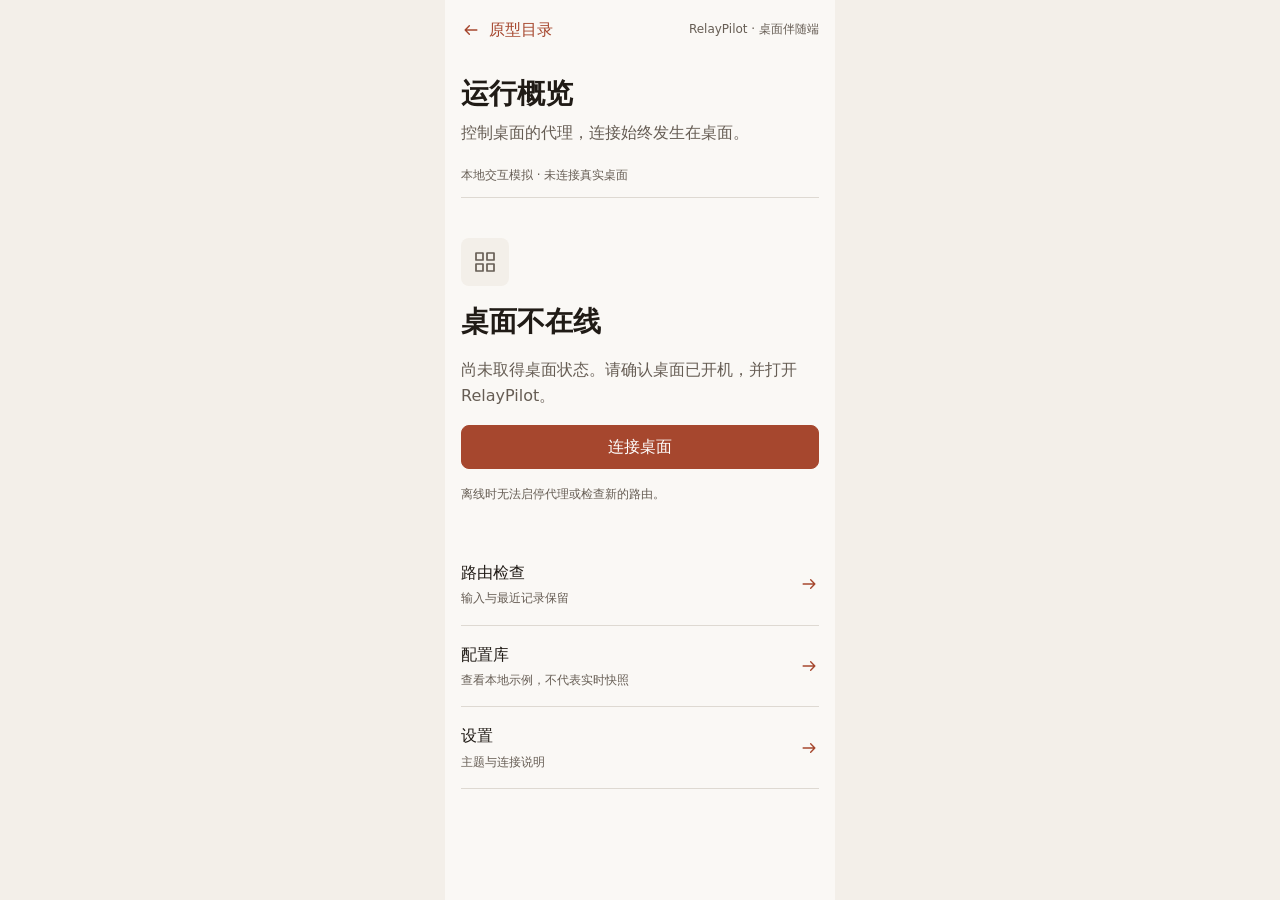
<file: design/prototype/mobile-overview.html>
<!DOCTYPE html>
<html lang="zh-CN">
<head>
<meta charset="UTF-8">
<meta name="viewport" content="width=device-width, initial-scale=1">
<meta name="color-scheme" content="light dark">
<title>RelayPilot 伴随端 — 运行概览</title>
<link rel="stylesheet" href="shared.css">
<script defer src="app.js"></script>
</head>
<body class="mobile-surface" data-surface="mobile" data-page="connect">
<div id="root"><main class="m-app m-main"><h1>运行概览</h1><p>正在载入伴随端视图…</p></main></div>
<dialog id="modal" aria-labelledby="dialog-title"></dialog>
<div id="toast" class="toast" role="status" aria-live="polite" hidden></div>
<noscript>请启用 JavaScript 体验本地交互原型。此页面不会连接真实桌面。</noscript>
</body>
</html>
</file>
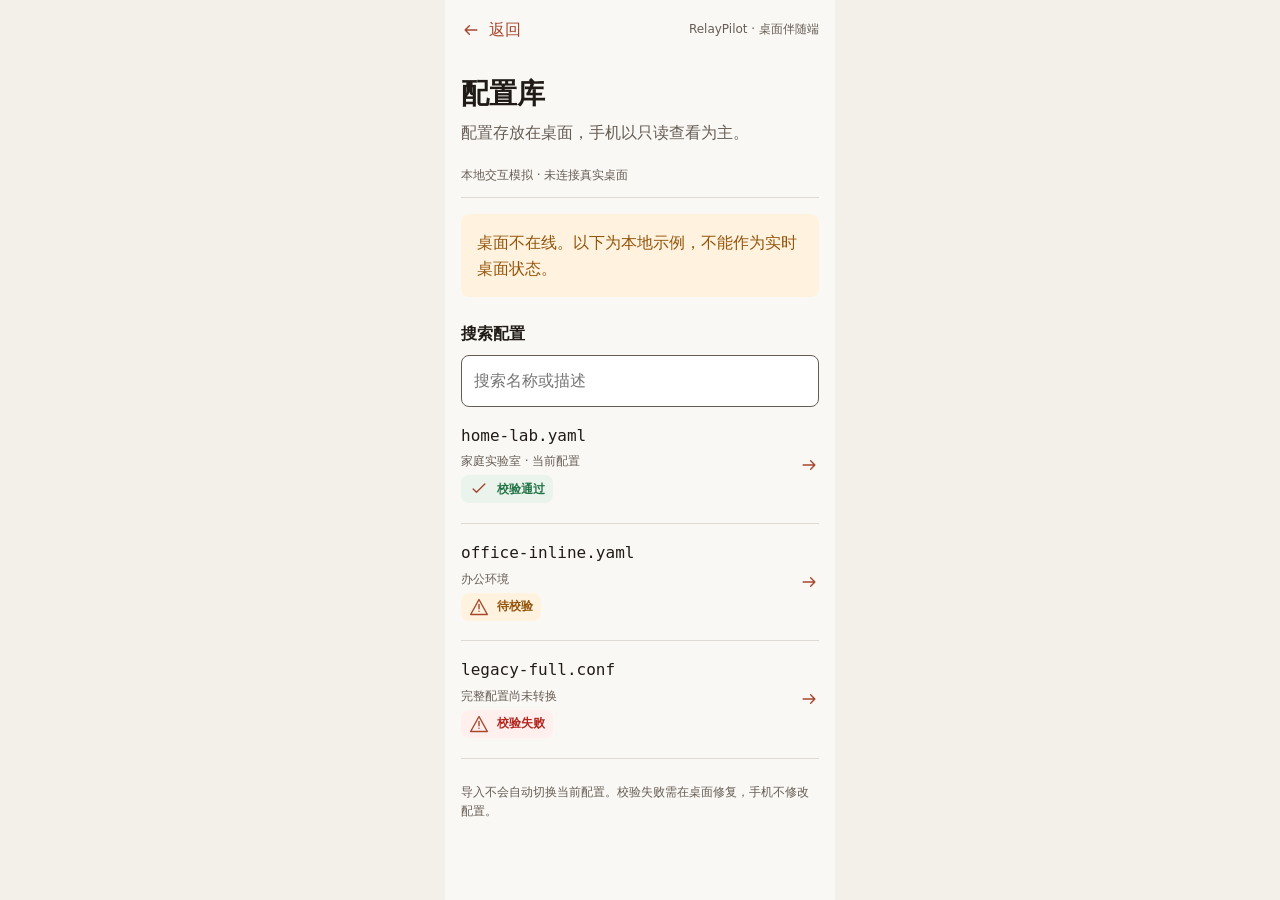
<file: design/prototype/mobile-profiles.html>
<!DOCTYPE html>
<html lang="zh-CN">
<head>
<meta charset="UTF-8">
<meta name="viewport" content="width=device-width, initial-scale=1">
<meta name="color-scheme" content="light dark">
<title>RelayPilot 伴随端 — 配置库</title>
<link rel="stylesheet" href="shared.css">
<script defer src="app.js"></script>
</head>
<body class="mobile-surface" data-surface="mobile" data-page="profiles">
<div id="root"><main class="m-app m-main"><h1>配置库</h1><p>正在载入伴随端视图…</p></main></div>
<dialog id="modal" aria-labelledby="dialog-title"></dialog>
<div id="toast" class="toast" role="status" aria-live="polite" hidden></div>
<noscript>请启用 JavaScript 体验本地交互原型。此页面不会连接真实桌面。</noscript>
</body>
</html>
</file>
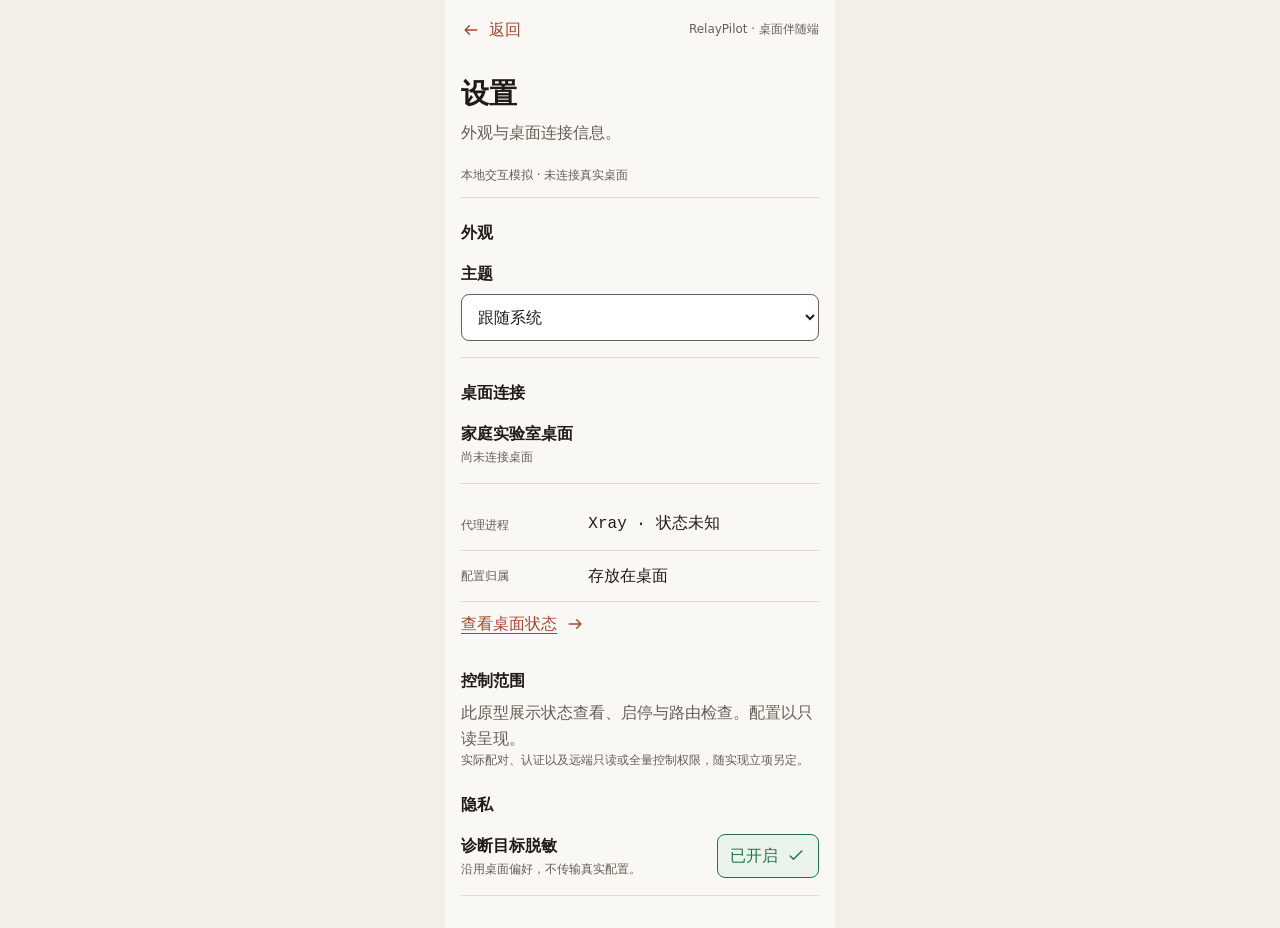
<file: design/prototype/mobile-settings.html>
<!DOCTYPE html>
<html lang="zh-CN">
<head>
<meta charset="UTF-8">
<meta name="viewport" content="width=device-width, initial-scale=1">
<meta name="color-scheme" content="light dark">
<title>RelayPilot 伴随端 — 设置</title>
<link rel="stylesheet" href="shared.css">
<script defer src="app.js"></script>
</head>
<body class="mobile-surface" data-surface="mobile" data-page="settings">
<div id="root"><main class="m-app m-main"><h1>设置</h1><p>正在载入伴随端视图…</p></main></div>
<dialog id="modal" aria-labelledby="dialog-title"></dialog>
<div id="toast" class="toast" role="status" aria-live="polite" hidden></div>
<noscript>请启用 JavaScript 体验本地交互原型。此页面不会连接真实桌面。</noscript>
</body>
</html>
</file>
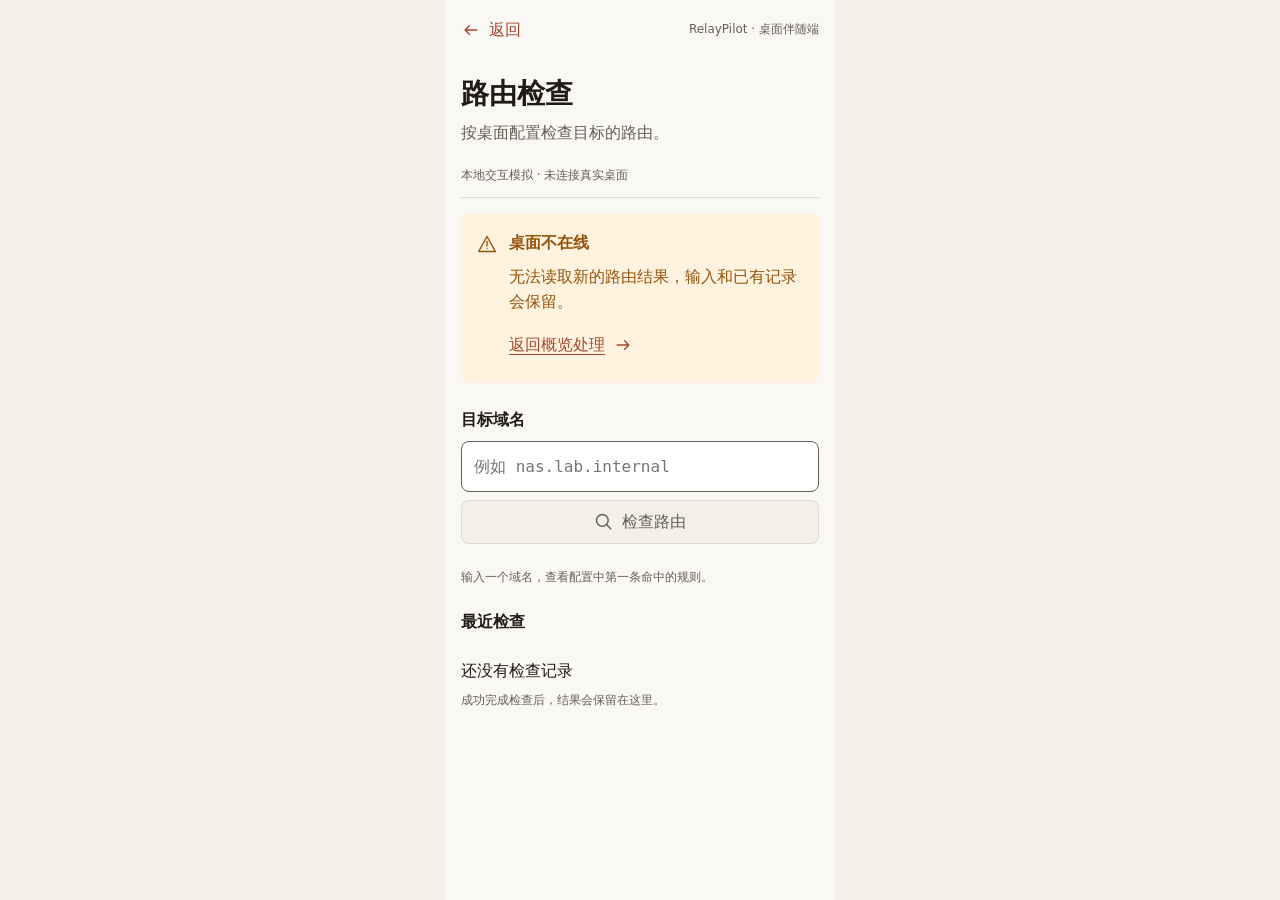
<file: design/prototype/mobile-trace.html>
<!DOCTYPE html>
<html lang="zh-CN">
<head>
<meta charset="UTF-8">
<meta name="viewport" content="width=device-width, initial-scale=1">
<meta name="color-scheme" content="light dark">
<title>RelayPilot 伴随端 — 路由检查</title>
<link rel="stylesheet" href="shared.css">
<script defer src="app.js"></script>
</head>
<body class="mobile-surface" data-surface="mobile" data-page="trace">
<div id="root"><main class="m-app m-main"><h1>路由检查</h1><p>正在载入伴随端视图…</p></main></div>
<dialog id="modal" aria-labelledby="dialog-title"></dialog>
<div id="toast" class="toast" role="status" aria-live="polite" hidden></div>
<noscript>请启用 JavaScript 体验本地交互原型。此页面不会连接真实桌面。</noscript>
</body>
</html>
</file>
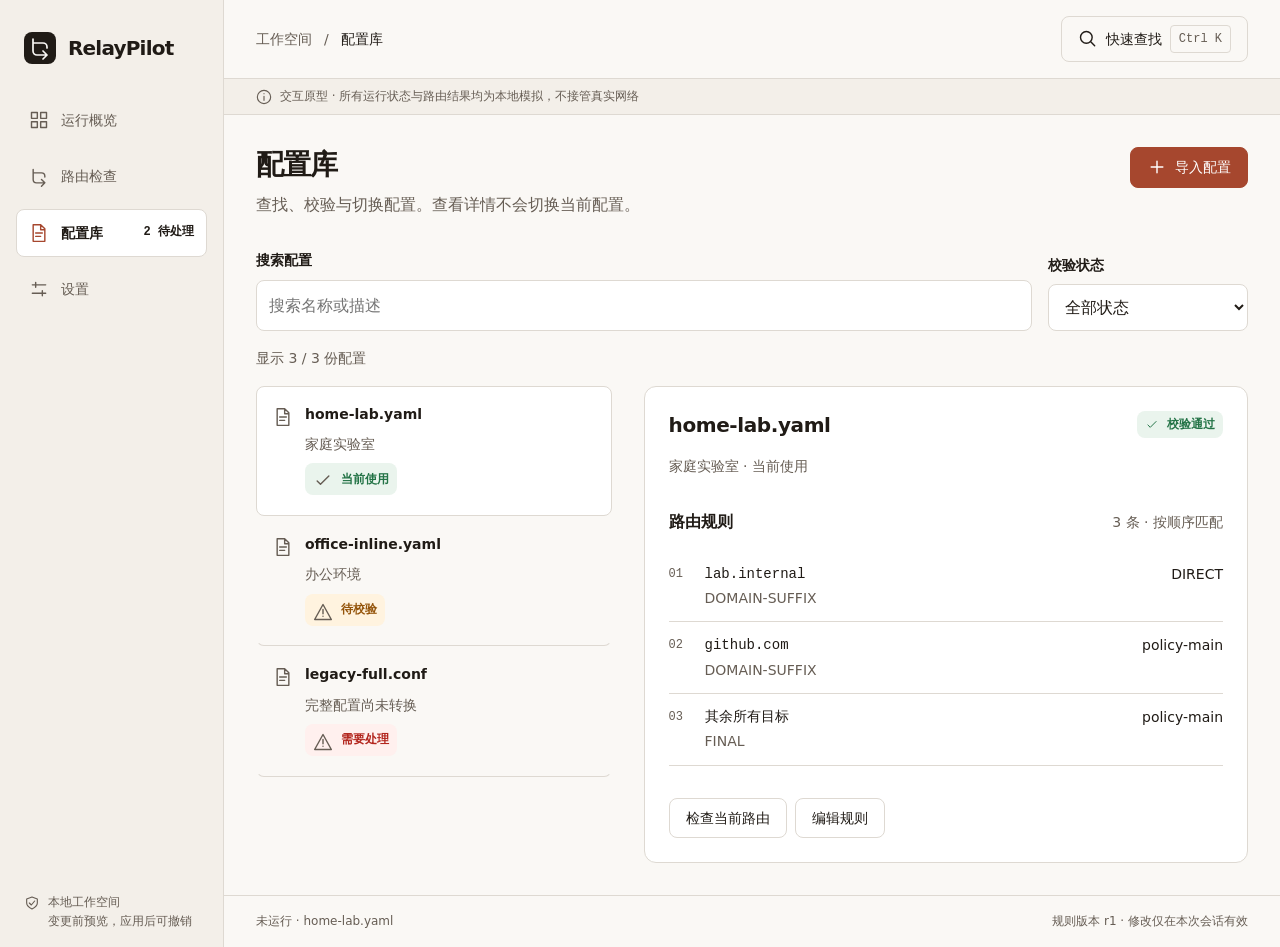
<file: design/prototype/profiles.html>
<!DOCTYPE html>
<html lang="zh-CN">
<head>
<meta charset="UTF-8">
<meta name="viewport" content="width=device-width, initial-scale=1">
<meta name="color-scheme" content="light dark">
<meta name="description" content="RelayPilot 本地路由工作空间：状态、预期对照与配置管理交互原型">
<title>RelayPilot — 配置库</title>
<link rel="stylesheet" href="shared.css">
<script defer src="app.js"></script>
</head>
<body data-page="profiles">
<div id="root"></div>
<dialog id="modal" aria-labelledby="dialog-title"></dialog>
<div id="toast" class="toast" role="status" aria-live="polite" hidden></div>
<noscript>请启用 JavaScript 以体验 RelayPilot 的交互原型。</noscript>
</body>
</html>
</file>
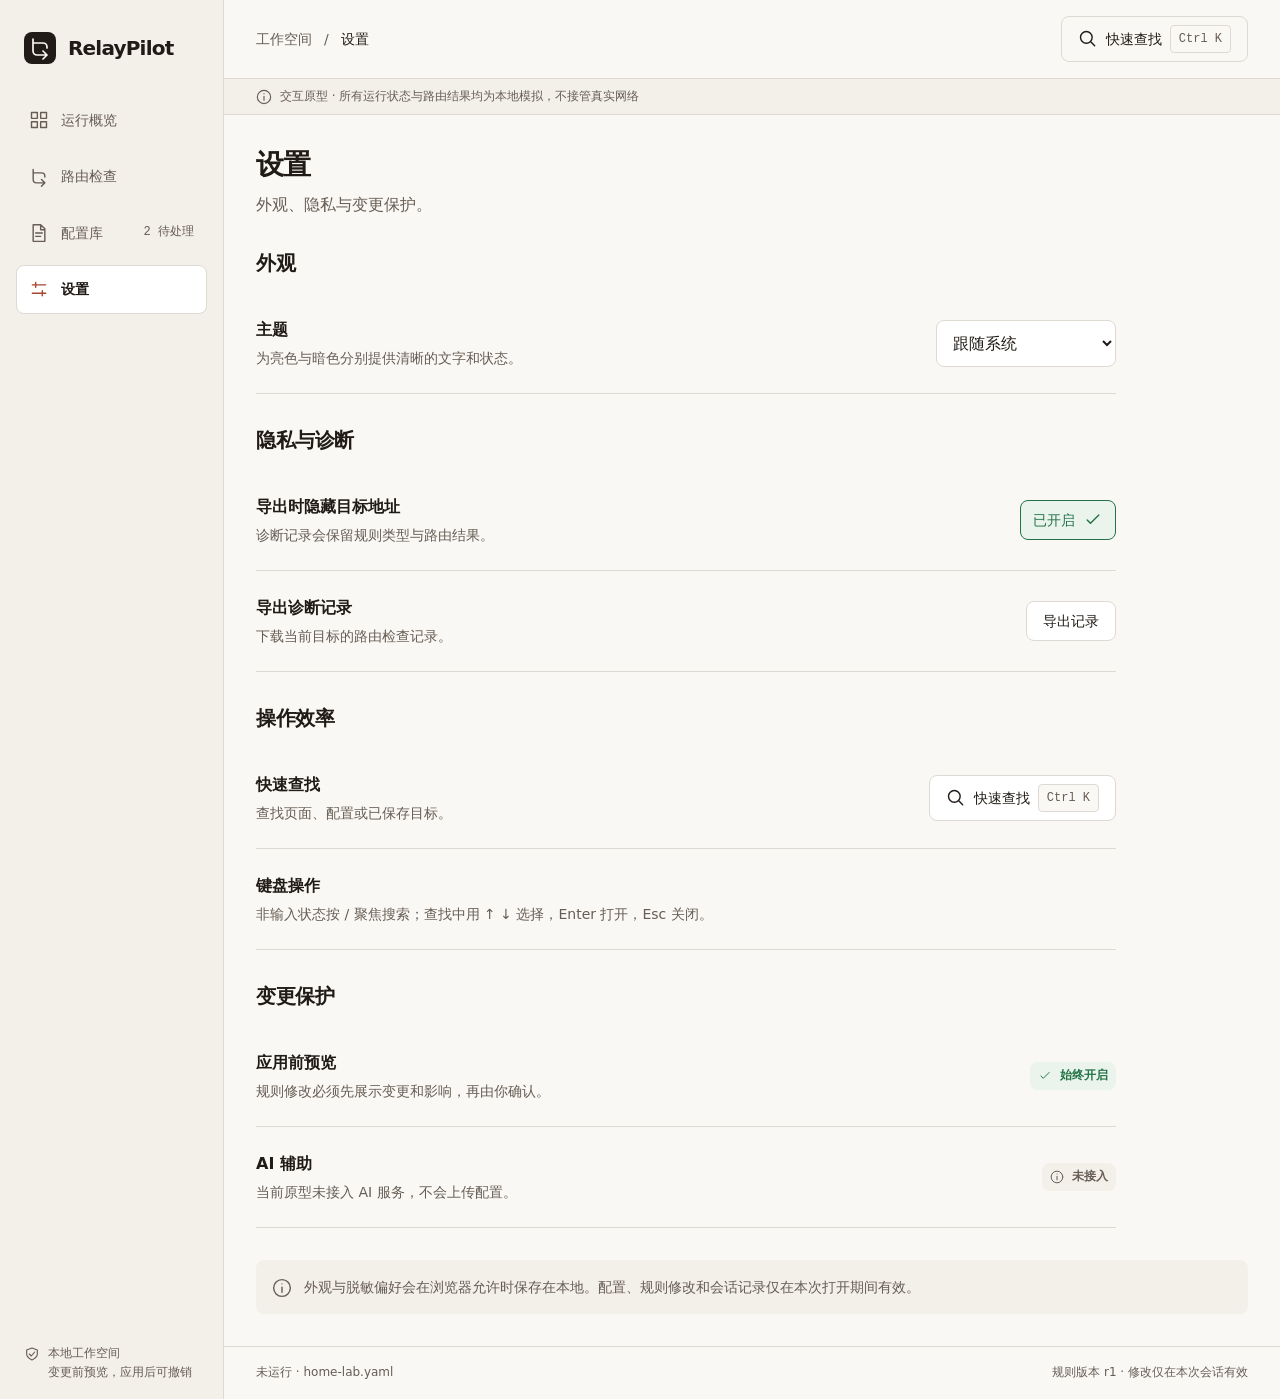
<file: design/prototype/settings.html>
<!DOCTYPE html>
<html lang="zh-CN">
<head>
<meta charset="UTF-8">
<meta name="viewport" content="width=device-width, initial-scale=1">
<meta name="color-scheme" content="light dark">
<meta name="description" content="RelayPilot 本地路由工作空间：状态、预期对照与配置管理交互原型">
<title>RelayPilot — 设置</title>
<link rel="stylesheet" href="shared.css">
<script defer src="app.js"></script>
</head>
<body data-page="settings">
<div id="root"></div>
<dialog id="modal" aria-labelledby="dialog-title"></dialog>
<div id="toast" class="toast" role="status" aria-live="polite" hidden></div>
<noscript>请启用 JavaScript 以体验 RelayPilot 的交互原型。</noscript>
</body>
</html>
</file>
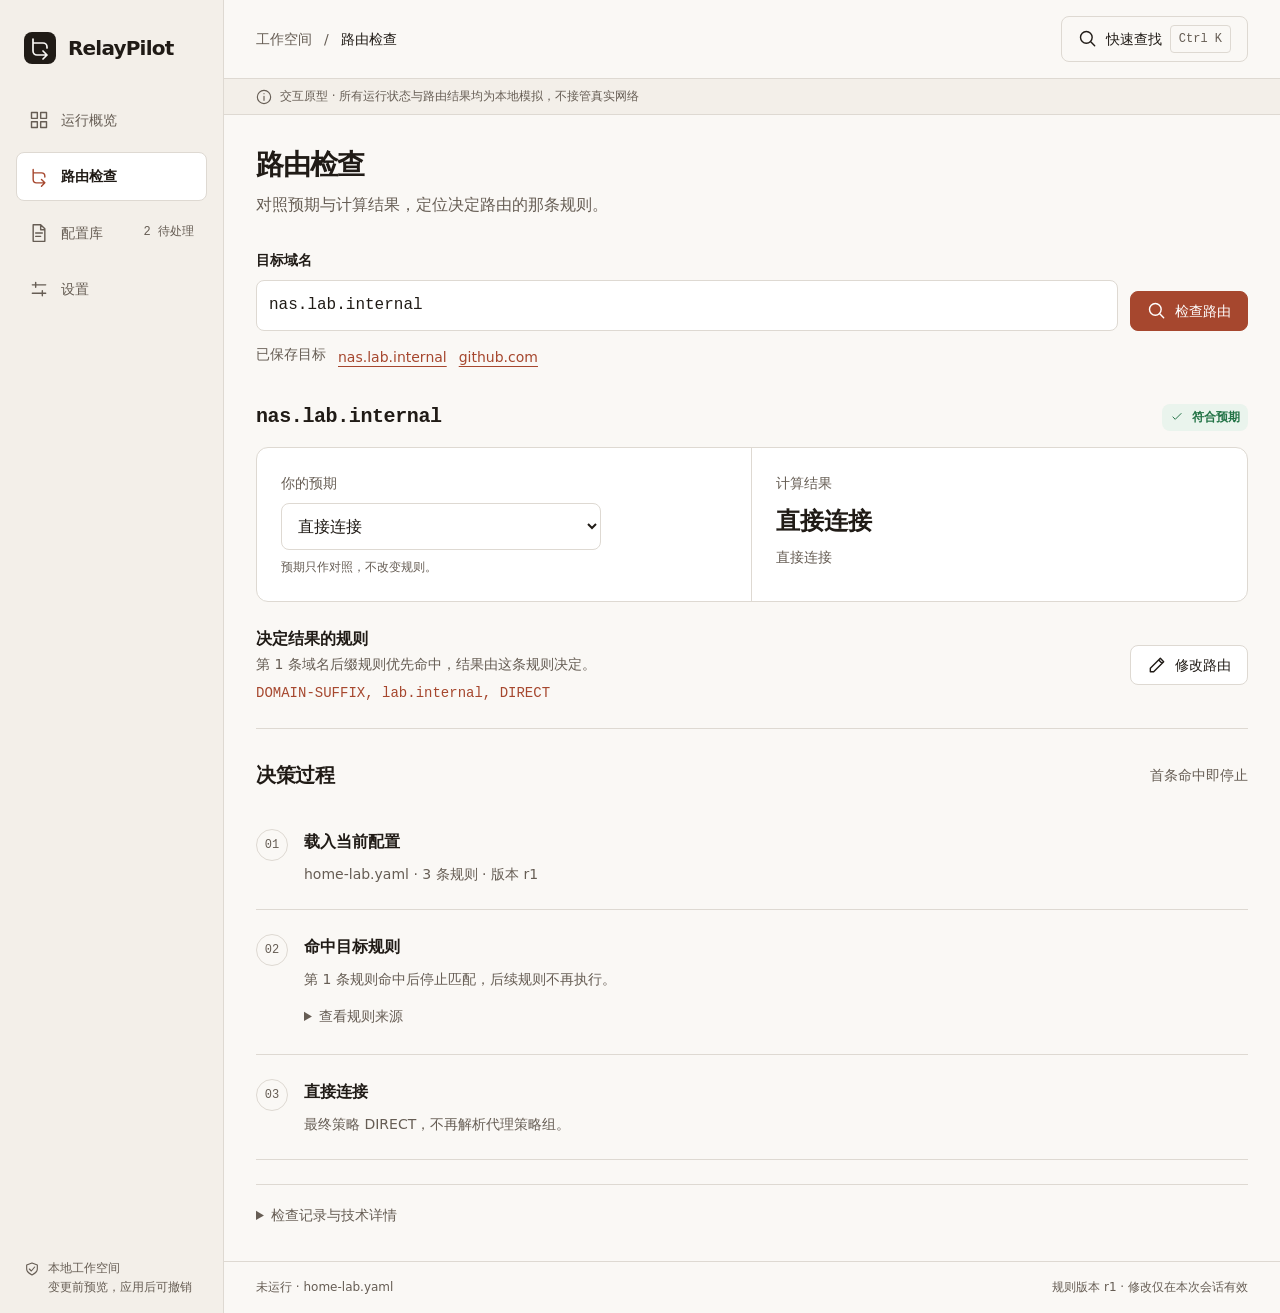
<file: design/prototype/trace.html>
<!DOCTYPE html>
<html lang="zh-CN">
<head>
<meta charset="UTF-8">
<meta name="viewport" content="width=device-width, initial-scale=1">
<meta name="color-scheme" content="light dark">
<meta name="description" content="RelayPilot 本地路由工作空间：状态、预期对照与配置管理交互原型">
<title>RelayPilot — 路由检查</title>
<link rel="stylesheet" href="shared.css">
<script defer src="app.js"></script>
</head>
<body data-page="trace">
<div id="root"></div>
<dialog id="modal" aria-labelledby="dialog-title"></dialog>
<div id="toast" class="toast" role="status" aria-live="polite" hidden></div>
<noscript>请启用 JavaScript 以体验 RelayPilot 的交互原型。</noscript>
</body>
</html>
</file>
<file: design/prototype/shared.css>
/* OD-LAYOUT-PRIMITIVES v1 — structure only: display, flex/grid, overflow, wrapping, ratio, geometry.
   Put this @layer first; product CSS outside the layer wins ordinary layout rules.
   Native hidden and closed-dialog states take precedence over component display rules. */
@layer od-layout {
  [hidden]:not([hidden="until-found" i]) { display: none !important; }
  dialog:not([open]) { display: none !important; }

  :where(.od-stack,.od-row,.od-row-top,.od-cluster,.od-grid,.od-field,.od-stat,.od-cell,.od-tile) > :where(*) { min-width: 0; }

  /* containers */
  .od-stack   { display: flex; flex-direction: column; gap: var(--od-gap, 8px); }
  .od-row     { display: flex; align-items: center; gap: var(--od-gap, 8px); }
  .od-row-top { display: flex; align-items: flex-start; gap: var(--od-gap, 8px); }
  .od-cluster { display: flex; flex-wrap: wrap; align-items: center; gap: var(--od-gap, 8px); }
  .od-fill    { flex: 1 1 0; min-width: 0; }
  .od-fixed   { flex: none; }
  .od-grid    { display: grid; gap: var(--od-gap, 12px); grid-template-columns: repeat(var(--od-cols, 3), minmax(0, 1fr)); }

  /* stacked information: each piece is its own line — never sibling inline spans */
  .od-stat, .od-field, .od-cell { display: grid; gap: var(--od-gap, 2px); }
  :where(.od-stat,.od-field,.od-cell) > :where(*) { display: block; }
  .od-tile { display: grid; grid-template-rows: auto 1fr; }
  :where(.od-tile) > :where(*) { display: block; }

  /* media keeps its intrinsic ratio by default; never a distorted or cropped
     cover by accident. height:auto lets the ratio win over an <img height="…">
     attribute. Cropping to a uniform box is an explicit opt-in: set --od-ratio
     AND add .od-media-cover together (per the core rule, only where a crop is
     deliberate — tile thumbs, decorative fills — never on full-frame content). */
  .od-media { display: block; width: 100%; height: auto; aspect-ratio: var(--od-ratio, auto); }
  .od-media-cover { object-fit: cover; }

  /* functional inline SVG icons opt into bounded geometry; content SVGs keep their own */
  .od-icon { display: inline-block; inline-size: var(--od-icon-size, 1em); block-size: var(--od-icon-size, 1em); flex: none; }

  /* data text only — authored copy is rewritten to its budget instead */
  .od-truncate { display: block; max-width: 100%; overflow: hidden; white-space: nowrap; text-overflow: ellipsis; }
  .od-clamp-2, .od-clamp-3 { display: -webkit-box; -webkit-box-orient: vertical; overflow: hidden; overflow-wrap: anywhere; }
  .od-clamp-2 { -webkit-line-clamp: 2; }
  .od-clamp-3 { -webkit-line-clamp: 3; }
  .od-lines-2 { min-height: calc(2 * 1.4em); }   /* block-level reservation for a shared baseline */
  .od-nowrap  { white-space: nowrap; }           /* 数字+单位 · 价格+起 · 日期+星期 */
  .od-keep    { word-break: keep-all; overflow-wrap: anywhere; } /* CJK labels break at spaces / <wbr> first */

  /* screen skeleton (optional): bars take their own space, the middle scrolls — no padding guessed for chrome */
  .od-screen { display: grid; grid-template-rows: auto minmax(0, 1fr) auto; height: 100%; }
  .od-scroll { overflow-y: auto; overscroll-behavior: contain; min-height: 0; }

  /* horizontal rail: the next item peeks at the edge; trailing room survives overflow */
  .od-rail { display: flex; gap: var(--od-gap, 8px); overflow-x: auto; scroll-snap-type: x proximity; scrollbar-width: none;
             padding-inline: var(--od-rail-pad, 16px); scroll-padding-inline: var(--od-rail-pad, 16px); }
  .od-rail::-webkit-scrollbar { display: none; }
  :where(.od-rail) > :where(*) { flex: none; scroll-snap-align: start; }
  :where(.od-rail) > :where(:last-child) { margin-inline-end: var(--od-rail-pad, 16px); }

  .od-spacer { flex: none; visibility: hidden; pointer-events: none; }
  .od-touch  { min-width: 44px; min-height: 44px; }
}
:root [hidden]:where(:not([hidden="until-found" i])) { display: none; }
/* /OD-LAYOUT-PRIMITIVES v1 */

/* Product tokens shared by every entry. */
:root {
  color-scheme: light;
  --bg:#faf8f5; --surface:#fff; --raised:#f3efe9; --line:#ded9d2;
  --ink:#201b16; --mute:#665d54; --faint:#746b62;
  --accent:#a6472e; --accent-hover:#873923; --accent-soft:#f7e8e1; --brand:#d97757;
  --ok:#237346; --ok-soft:#eaf4ed; --warn:#94540a; --warn-soft:#fff3df;
  --danger:#b3261e; --danger-soft:#fff0ee;
  --mono:ui-monospace,"SF Mono","Cascadia Code","Noto Sans Mono CJK SC", "Noto Sans CJK SC", "Microsoft YaHei", monospace;
  --font:system-ui,-apple-system,"Segoe UI","PingFang SC","Microsoft YaHei","Noto Sans CJK SC", sans-serif;
  --text:16px; --small:14px; --tiny:12px; --title:28px; --display:clamp(28px,3vw,40px);
  --s1:4px; --s2:8px; --s3:12px; --s4:16px; --s5:24px; --s6:32px; --s7:48px;
  --r1:8px; --r2:12px; --r3:16px;
  --enter:180ms; --exit:120ms; --shadow:0 24px 80px #201b1624;
}
:root[data-theme=dark] {
  color-scheme:dark;
  --bg:#16120f; --surface:#1f1a16; --raised:#29231e; --line:#493e35;
  --ink:#f1ece5; --mute:#beb3a7; --faint:#aea295;
  --accent:#edac91; --accent-hover:#ffd0bc; --accent-soft:#38251d; --brand:#e08a6b;
  --ok:#92dcb0; --ok-soft:#1e3025; --warn:#f0be6e; --warn-soft:#342b1c;
  --danger:#ffa59e; --danger-soft:#3a211e; --shadow:0 24px 80px #0006;
}
* { box-sizing:border-box; }
body { margin:0; font:var(--text)/1.6 var(--font); background:var(--raised); color:var(--ink); }
button,input,textarea,select { font:inherit; }
button,a,input,select,textarea,summary { -webkit-tap-highlight-color:transparent; }
button { cursor:pointer; }
button:disabled { cursor:not-allowed; color:var(--mute); background:var(--raised); border-color:var(--line); }
button,a { touch-action:manipulation; }
a { color:var(--accent); }
button:focus-visible,a:focus-visible,input:focus-visible,textarea:focus-visible,select:focus-visible,summary:focus-visible,h1[tabindex="-1"]:focus-visible { outline:3px solid var(--accent); outline-offset:4px; }
h1,h2,h3,p { margin:0; }
h1 { font-size:var(--title); line-height:1.3; letter-spacing:-.04em; font-weight:650; }
h2 { font-size:20px; line-height:1.4; font-weight:650; letter-spacing:-.02em; }
h3 { font-size:var(--text); font-weight:650; }
small,.small { font-size:var(--small); }
.muted { color:var(--mute); }
.mono,code { font-family:var(--mono); overflow-wrap:anywhere; }
button .od-icon { --od-icon-size:20px; }
.od-icon { stroke:currentColor; fill:none; stroke-width:1.7; stroke-linecap:round; stroke-linejoin:round; vertical-align:middle; }
.app { min-height:100vh; display:grid; grid-template-columns:224px minmax(0,1fr); max-width:1680px; margin:auto; background:var(--bg); }
.sidebar { display:flex; flex-direction:column; gap:var(--s6); padding:var(--s6) var(--s4) var(--s4); background:var(--raised); border-right:1px solid var(--line); }
.wordmark { display:flex; align-items:center; gap:var(--s3); padding:0 var(--s2); font-size:20px; font-weight:700; letter-spacing:-.04em; }
.mark { display:grid; place-items:center; inline-size:32px; block-size:32px; border-radius:var(--r1); background:var(--ink); color:var(--bg); }
.mark .od-icon { --od-icon-size:24px; }
.nav { display:grid; gap:var(--s2); }
.nav-button { display:flex; align-items:center; gap:var(--s3); width:100%; padding:var(--s3); border:1px solid transparent; border-radius:var(--r1); background:transparent; color:var(--mute); font-size:var(--small); text-align:left; word-break:keep-all; }
.nav-button.active { background:var(--surface); color:var(--ink); border-color:var(--line); font-weight:650; }
.nav-button.active .od-icon { color:var(--accent); }
.nav-meta { margin-left:auto; font-size:var(--tiny); font-family:var(--mono); }
.sidebar-bottom { margin-top:auto; padding-top:var(--s7); }
.local-note { display:flex; gap:var(--s2); padding:var(--s4) var(--s2) 0; color:var(--mute); font-size:var(--tiny); }
.local-note .od-icon { --od-icon-size:16px; margin-top:2px; }
.main { display:flex; min-width:0; flex-direction:column; }
.topbar { display:flex; align-items:center; justify-content:space-between; flex-wrap:wrap; gap:var(--s3); min-height:72px; padding:var(--s4) var(--s6); border-bottom:1px solid var(--line); font-size:var(--small); }
.breadcrumb { display:flex; gap:var(--s3); align-items:center; color:var(--mute); }
.breadcrumb strong { color:var(--ink); font-weight:550; }
.demo-label { display:flex; align-items:center; gap:var(--s2); color:var(--mute); font-size:var(--tiny); }
.demo-label .od-icon { --od-icon-size:16px; }
.content { padding:var(--s6); width:100%; max-width:1280px; margin:0 auto; }
.page-heading { display:flex; justify-content:space-between; align-items:flex-start; flex-wrap:wrap; gap:var(--s4); margin-bottom:var(--s6); }
.page-heading p { color:var(--mute); margin-top:var(--s2); max-width:65ch; }
.eyebrow { display:block; margin-bottom:var(--s2); font-size:var(--tiny); font-weight:650; letter-spacing:.12em; color:var(--mute); text-transform:uppercase; }
.btn { display:inline-flex; align-items:center; justify-content:center; gap:var(--s2); min-height:40px; padding:var(--s2) var(--s4); background:var(--surface); border:1px solid var(--line); border-radius:var(--r1); color:var(--ink); font-weight:550; font-size:var(--small); text-decoration:none; }
.btn.primary { background:var(--accent); border-color:var(--accent); color:var(--surface); }
:root[data-theme=dark] .btn.primary { color:#201b16; }
.btn.danger { color:var(--danger); border-color:var(--danger); background:var(--surface); }
.btn.large { min-height:48px; padding-inline:var(--s5); }
.btn.subtle { background:transparent; border-color:transparent; }
.btn:disabled,.btn.primary:disabled { background:var(--raised); border-color:var(--line); color:var(--mute); }
.action-link { padding:calc((28px - 1.6em)/2) 0; border:0; color:var(--accent); background:transparent; font-size:var(--small); text-decoration:underline; text-underline-offset:4px; }
.badge { display:inline-flex; align-items:center; gap:var(--s2); padding:var(--s1) var(--s2); border-radius:var(--r1); background:var(--raised); color:var(--mute); font-size:var(--tiny); font-weight:600; white-space:nowrap; }
.badge.ok { background:var(--ok-soft); color:var(--ok); }
.badge.warn { background:var(--warn-soft); color:var(--warn); }
.badge.error { background:var(--danger-soft); color:var(--danger); }
.badge .od-icon { --od-icon-size:14px; }
.session { padding:var(--s6); background:var(--surface); border:1px solid var(--line); border-radius:var(--r2); }
.session-top { display:flex; justify-content:space-between; align-items:center; flex-wrap:wrap; gap:var(--s5); }
.session-state { display:flex; align-items:center; gap:var(--s4); }
.status-emblem { inline-size:56px; block-size:56px; display:grid; place-items:center; border:1px solid var(--line); border-radius:50%; background:var(--bg); color:var(--mute); flex:none; }
.status-emblem .od-icon { --od-icon-size:24px; }
.status-emblem.running { background:var(--ok-soft); border-color:var(--ok); color:var(--ok); }
.session-title { font-size:var(--display); line-height:1.2; letter-spacing:-.05em; font-weight:600; }
.session-sub { font-size:var(--small); color:var(--mute); margin-top:var(--s2); }
.fact-grid { display:grid; grid-template-columns:1.5fr 1fr 1fr; gap:var(--s5); margin-top:var(--s6); padding-top:var(--s5); border-top:1px solid var(--line); }
.fact-grid dt { color:var(--mute); font-size:var(--tiny); margin-bottom:var(--s2); }
.fact-grid dd { margin:0; font-size:var(--small); font-weight:550; overflow-wrap:anywhere; }
.fact-grid .action-link { margin-top:var(--s2); }
.section-head { display:flex; justify-content:space-between; align-items:center; flex-wrap:wrap; gap:var(--s3); margin-bottom:var(--s4); }
.section-block { margin-top:var(--s6); }
.split { display:grid; grid-template-columns:minmax(0,1.7fr) minmax(240px,1fr); gap:var(--s6); }
.list { border-top:1px solid var(--line); }
.list-row { display:flex; align-items:center; justify-content:space-between; gap:var(--s4); width:100%; padding:var(--s4) 0; border:0; border-bottom:1px solid var(--line); background:transparent; color:var(--ink); text-align:left; }
.list-row .od-icon { --od-icon-size:20px; color:var(--mute); }
.list-row .od-field { gap:var(--s1); }
.list-row strong { font-weight:550; }
.list-row .hint { font-size:var(--small); color:var(--mute); }
.help-panel { padding:var(--s5); background:var(--raised); border-radius:var(--r2); }
.help-panel p { color:var(--mute); font-size:var(--small); margin:var(--s3) 0 var(--s4); }
.help-panel .eyebrow { color:var(--accent); }
.event-row { display:grid; grid-template-columns:64px minmax(0,1fr); gap:var(--s4); padding:var(--s3) 0; border-bottom:1px solid var(--line); font-size:var(--small); }
.event-row time { color:var(--mute); font-family:var(--mono); font-size:var(--tiny); padding-top:2px; }
.event-row p { overflow-wrap:anywhere; }
.note { display:flex; gap:var(--s3); align-items:flex-start; background:var(--raised); padding:var(--s4); border-radius:var(--r1); color:var(--mute); font-size:var(--small); }
.note .od-icon { --od-icon-size:20px; flex:none; margin-top:2px; }
.note.warn { background:var(--warn-soft); color:var(--warn); }
.note.error { background:var(--danger-soft); color:var(--danger); }
.note.ok { background:var(--ok-soft); color:var(--ok); }
.field { display:grid; gap:var(--s2); }
.field label { font-size:var(--small); font-weight:600; }
input[type=text],input[type=search],textarea,select { min-width:0; width:100%; border:1px solid var(--line); border-radius:var(--r1); background:var(--surface); color:var(--ink); padding:var(--s3); }
textarea { resize:vertical; min-height:200px; font:var(--small)/1.6 var(--mono); }
input[type=checkbox] { accent-color:var(--accent); inline-size:18px; block-size:18px; flex:none; }
.search-form { display:grid; grid-template-columns:minmax(0,1fr) auto; gap:var(--s3); align-items:end; }
.search-form input { font-family:var(--mono); }
.examples { display:flex; flex-wrap:wrap; gap:var(--s3); font-size:var(--small); margin-top:var(--s3); color:var(--mute); }
.route-summary { display:flex; justify-content:space-between; align-items:center; flex-wrap:wrap; gap:var(--s4); padding:var(--s5); margin:var(--s5) 0; background:var(--surface); border:1px solid var(--line); border-radius:var(--r2); }
.route-summary h2 { overflow-wrap:anywhere; margin-top:var(--s2); }
.route-flow { display:flex; gap:var(--s3); align-items:center; flex-wrap:wrap; margin-top:var(--s3); font-size:var(--small); color:var(--mute); }
.route-flow .od-icon { --od-icon-size:16px; }
.trace-list { display:grid; gap:0; }
.trace-step { display:grid; grid-template-columns:32px minmax(0,1fr); gap:var(--s4); padding:var(--s5) 0; border-bottom:1px solid var(--line); }
.step-num { display:grid; place-items:center; inline-size:32px; block-size:32px; border:1px solid var(--line); border-radius:50%; font:var(--tiny) var(--mono); color:var(--mute); }
.trace-step p { font-size:var(--small); color:var(--mute); margin-top:var(--s2); }
.trace-step details { margin-top:var(--s3); }
summary { cursor:pointer; color:var(--mute); font-size:var(--small); width:fit-content; padding-block:calc((28px - 1.6em)/2); }
details[open]>summary { margin-bottom:var(--s3); }
.source-code { display:block; padding:var(--s3); background:var(--raised); border-radius:var(--r1); font:var(--small)/1.6 var(--mono); overflow-wrap:anywhere; white-space:pre-wrap; }
.technical { margin-top:var(--s5); border-top:1px solid var(--line); padding-top:var(--s4); }
.technical dl { display:grid; grid-template-columns:120px minmax(0,1fr); gap:var(--s2) var(--s4); font-size:var(--small); }
.technical dt { color:var(--mute); }
.technical dd { margin:0; overflow-wrap:anywhere; font-family:var(--mono); }
.profile-layout { display:grid; grid-template-columns:minmax(240px,1fr) minmax(0,1.7fr); gap:var(--s6); }
.profile-button { display:flex; width:100%; text-align:left; gap:var(--s3); align-items:flex-start; padding:var(--s4); background:transparent; border:1px solid transparent; border-bottom-color:var(--line); border-radius:var(--r1); color:var(--ink); }
.profile-button.selected { background:var(--surface); border-color:var(--line); }
.profile-button .od-icon { --od-icon-size:20px; color:var(--mute); margin-top:var(--s1); }
.profile-button .od-field { gap:var(--s2); }
.profile-button strong { font-size:var(--small); overflow-wrap:anywhere; }
.profile-detail { padding:var(--s5); border:1px solid var(--line); border-radius:var(--r2); background:var(--surface); }
.profile-detail h2 { overflow-wrap:anywhere; }
.rule-row { display:grid; grid-template-columns:24px minmax(0,1fr) auto; gap:var(--s3); border-bottom:1px solid var(--line); padding:var(--s3) 0; font-size:var(--small); align-items:start; }
.rule-row .rule-target { font-family:var(--mono); overflow-wrap:anywhere; }
.rule-row .index { color:var(--mute); font:var(--tiny) var(--mono); padding-top:var(--s1); }
.settings-group { max-width:860px; margin-bottom:var(--s6); }
.settings-group h2 { margin-bottom:var(--s4); }
.settings-row { display:flex; align-items:center; justify-content:space-between; gap:var(--s5); padding:var(--s5) 0; border-bottom:1px solid var(--line); }
.settings-row .od-field { gap:var(--s1); }
.settings-row .od-field>span { font-size:var(--small); color:var(--mute); }
.settings-row select { width:180px; flex:none; }
.switch { display:inline-flex; align-items:center; justify-content:space-between; gap:var(--s2); min-width:88px; min-height:40px; background:var(--raised); border:1px solid var(--line); border-radius:var(--r1); color:var(--ink); padding:var(--s2) var(--s3); font-size:var(--small); }
.switch[aria-checked=true] { background:var(--ok-soft); color:var(--ok); border-color:var(--ok); }
.footer { margin-top:auto; display:flex; gap:var(--s4); justify-content:space-between; flex-wrap:wrap; padding:var(--s4) var(--s6); border-top:1px solid var(--line); color:var(--mute); font-size:var(--tiny); }
dialog { padding:0; border:1px solid var(--line); border-radius:var(--r3); width:min(680px,calc(100vw - 32px)); max-height:calc(100dvh - 48px); background:var(--surface); color:var(--ink); box-shadow:var(--shadow); }
dialog::backdrop { background:#100d0a70; }
.dialog-header { display:flex; gap:var(--s4); align-items:flex-start; justify-content:space-between; padding:var(--s5); border-bottom:1px solid var(--line); }
.dialog-header p { margin-top:var(--s2); font-size:var(--small); color:var(--mute); }
.close-button { padding:var(--s2); min-width:40px; flex:none; }
.dialog-body { padding:var(--s5); display:grid; gap:var(--s5); }
/* Sticky only when a dialog outgrows the viewport: its actions stay reachable while the content scrolls. */
.dialog-actions { position:sticky; bottom:0; background:var(--surface); display:flex; justify-content:flex-end; flex-wrap:wrap; gap:var(--s3); padding-top:var(--s4); border-top:1px solid var(--line); }
.diff { display:grid; grid-template-columns:1fr 1fr; gap:var(--s4); }
.diff>div { padding:var(--s4); border:1px solid var(--line); border-radius:var(--r1); }
.diff h3 { font-size:var(--small); margin-bottom:var(--s2); }
.diff p { font-size:var(--small); overflow-wrap:anywhere; }
.check-label { display:flex; align-items:flex-start; gap:var(--s3); font-size:var(--small); }
.check-label input { margin-top:var(--s1); }
.report-list { margin:var(--s2) 0 0; padding-left:var(--s5); font-size:var(--small); }
.report-list li { margin-top:var(--s2); overflow-wrap:anywhere; }
.toast { position:fixed; bottom:var(--s5); left:50%; transform:translateX(-50%); width:max-content; max-width:calc(100vw - 32px); z-index:5; background:var(--ink); color:var(--bg); border-radius:var(--r2); box-shadow:var(--shadow); padding:var(--s3) var(--s4); display:flex; align-items:center; flex-wrap:wrap; gap:var(--s4); font-size:var(--small); }
.toast button { border:0; padding-block:calc((28px - 1.6em)/2); background:transparent; color:inherit; text-decoration:underline; text-underline-offset:4px; font-size:inherit; }
.empty { padding:var(--s6) 0; color:var(--mute); font-size:var(--small); }
.progress { height:4px; border-radius:var(--r1); background:var(--raised); margin-top:var(--s5); }
.progress>span { display:block; width:60%; height:100%; background:var(--accent); animation:progress var(--enter) ease-out; }
@keyframes progress { from { opacity:.2; } to { opacity:1; } }
@media(hover:hover) {
  .btn:hover:not(:disabled) { background:var(--raised); border-color:var(--mute); }
  .btn.primary:hover:not(:disabled) { background:var(--accent-hover); border-color:var(--accent-hover); }
  .nav-button:hover,.list-row:hover,.profile-button:hover { background:var(--accent-soft); color:var(--ink); }
  .action-link:hover { color:var(--accent-hover); }
  summary:hover { color:var(--ink); }
}
@media(min-width:1440px) { .content { padding:var(--s7); } .sidebar { padding-top:var(--s7); } }
@media(max-width:1024px) { .app { grid-template-columns:192px minmax(0,1fr); } .split { grid-template-columns:1fr; } .profile-layout { grid-template-columns:1fr; } .profile-list { display:grid; grid-template-columns:repeat(2,minmax(0,1fr)); gap:var(--s2); } .wordmark { font-size:18px; gap:var(--s2); } .nav-button { gap:var(--s2); } }
@media(max-width:767px) {
  .app { display:block; } .sidebar { padding:var(--s4); border-right:0; border-bottom:1px solid var(--line); gap:var(--s4); }
  .wordmark { padding:0; } .nav { display:grid; grid-template-columns:repeat(4,minmax(0,1fr)); gap:var(--s1); }
  .nav-button { flex-direction:column; justify-content:center; gap:var(--s1); padding:var(--s2) var(--s1); font-size:var(--tiny); min-height:56px; }
  .nav-meta,.sidebar-bottom { display:none; } .topbar { padding:var(--s3) var(--s4); min-height:56px; }
  .content { padding:var(--s5) var(--s4); } .session { padding:var(--s5); }
  .fact-grid { grid-template-columns:1fr; gap:var(--s4); } .fact-grid>div { display:grid; grid-template-columns:80px minmax(0,1fr); gap:var(--s2); } .fact-grid dt { margin:0; }
  .fact-grid .action-link { margin:0; grid-column:2; justify-self:start; }
  .session-top { align-items:flex-start; } .session-top>.btn { width:100%; }
  .page-heading { margin-bottom:var(--s5); } .profile-list { grid-template-columns:1fr; }
  .settings-row { flex-wrap:wrap; gap:var(--s3); } .settings-row select { width:100%; }
  .footer { padding:var(--s4); padding-bottom:96px; } .diff { grid-template-columns:1fr; }
  .technical dl { grid-template-columns:1fr; } .technical dd { margin-bottom:var(--s2); }
}
@media(prefers-reduced-motion:reduce) { *,*::before,*::after { animation:none!important; transition:none!important; scroll-behavior:auto!important; } }
/* v0.3 task-oriented surfaces. */
.prototype-notice { display:flex; align-items:flex-start; gap:var(--s2); padding:var(--s2) var(--s6); border-bottom:1px solid var(--line); background:var(--raised); color:var(--mute); font-size:var(--tiny); }
.prototype-notice .od-icon { --od-icon-size:16px; margin-top:2px; }
kbd { font:var(--tiny)/1.5 var(--mono); padding:var(--s1) var(--s2); border:1px solid var(--line); border-radius:var(--s1); background:var(--bg); color:var(--mute); white-space:nowrap; }
.command-trigger { min-height:36px; background:transparent; }
.issue-symbol { color:var(--warn); display:grid; place-items:center; inline-size:32px; block-size:32px; background:var(--warn-soft); border-radius:var(--r1); flex:none; }
.issue-symbol .od-icon { color:inherit; }
.row-action { display:flex; align-items:center; gap:var(--s2); font-size:var(--small); color:var(--accent); flex:none; }
.clear-state { display:flex; align-items:flex-start; gap:var(--s3); padding:var(--s5) 0; border-top:1px solid var(--line); border-bottom:1px solid var(--line); }
.clear-state>.od-icon { --od-icon-size:24px; color:var(--ok); margin-top:var(--s1); }
.clear-state span { color:var(--mute); font-size:var(--small); }
.field-error { margin-top:var(--s2); color:var(--danger); font-size:var(--small); }
.result-heading { margin-top:var(--s6); display:flex; align-items:center; justify-content:space-between; flex-wrap:wrap; gap:var(--s3); }
.result-heading h2 { overflow-wrap:anywhere; }
.comparison { display:grid; grid-template-columns:minmax(0,1fr) minmax(0,1fr); margin-top:var(--s4); border:1px solid var(--line); border-radius:var(--r2); background:var(--surface); }
.expectation,.actual-result { display:grid; align-content:start; gap:var(--s2); padding:var(--s5); min-width:0; }
.expectation { border-right:1px solid var(--line); }
.expectation label,.comparison-label { color:var(--mute); font-size:var(--small); }
.expectation select { width:100%; max-width:320px; }
.expectation p { color:var(--mute); font-size:var(--tiny); }
.actual-result strong { font-size:24px; font-weight:600; line-height:1.5; }
.actual-result>.mono { font-size:var(--small); color:var(--mute); }
.route-explanation { display:flex; align-items:center; flex-wrap:wrap; gap:var(--s5); padding:var(--s5) 0; border-bottom:1px solid var(--line); }
.route-explanation .od-field { flex-basis:320px; }
.route-explanation .od-field>span { font-size:var(--small); color:var(--mute); }
.route-explanation .od-field>code { font-size:var(--small); margin-top:var(--s1); color:var(--accent); }
.route-explanation.attention .od-field>strong { color:var(--warn); }
.library-toolbar { display:grid; grid-template-columns:minmax(0,1fr) 200px; gap:var(--s4); align-items:end; }
.results-count { margin:var(--s4) 0; font-size:var(--small); color:var(--mute); }
.selection-placeholder { padding:var(--s6); border:1px dashed var(--line); border-radius:var(--r2); align-self:start; }
.selection-placeholder p { color:var(--mute); margin:var(--s3) 0 var(--s5); font-size:var(--small); }
.command-results { display:grid; gap:var(--s1); max-height:48dvh; overflow-y:auto; }
.command-item { display:flex; align-items:center; gap:var(--s3); width:100%; padding:var(--s3); border:1px solid transparent; border-radius:var(--r1); background:transparent; color:var(--ink); text-align:left; }
.command-item strong { font-size:var(--small); font-weight:550; overflow-wrap:anywhere; }
.command-item .od-field>span { font-size:var(--tiny); color:var(--mute); }
.command-item>.od-icon { --od-icon-size:20px; color:var(--mute); }
.command-item:focus-visible { outline-offset:-3px; background:var(--accent-soft); }
.profile-detail .source-code,.dialog-body .source-code { margin:0; }
@media(hover:hover) { .command-item:hover { background:var(--accent-soft); border-color:var(--line); } }
@media(max-width:767px) {
  .prototype-notice { padding:var(--s2) var(--s4); }
  .command-trigger { padding:var(--s2); }
  .command-trigger kbd { display:none; }
  .row-action { font-size:var(--tiny); }
  .issue-row { flex-wrap:wrap; }
  .issue-row .od-fill { flex-basis:calc(100% - 64px); }
  .issue-row .row-action { margin-left:var(--s7); }
  .library-toolbar { grid-template-columns:1fr; }
  .comparison { grid-template-columns:1fr; }
  .expectation { border-right:0; border-bottom:1px solid var(--line); }
  .expectation,.actual-result { padding:var(--s4); }
  .route-explanation>.btn { width:100%; }
  .technical dl { gap:var(--s2); }
}
/* Mobile companion: all colors and font roles come from the existing tokens. */
.mobile-surface { --m-width:390px; --m-hit:44px; background:var(--raised); font:var(--text)/1.6 var(--font); }
.m-app { width:100%; max-width:var(--m-width); min-height:100dvh; margin-inline:auto; background:var(--bg); }
.m-header { display:flex; align-items:center; justify-content:space-between; flex-wrap:wrap; gap:var(--s2); padding:var(--s2) var(--s4); }
.m-back { display:flex; align-items:center; gap:var(--s2); padding:var(--s2) 0; min-width:var(--m-hit); min-height:var(--m-hit); background:transparent; border:0; color:var(--accent); }
.m-back .od-icon { --od-icon-size:20px; }
.m-main { padding:var(--s4); padding-bottom:var(--s6); }
.mobile-surface h1 { font-size:var(--title); font-weight:600; letter-spacing:normal; }
.mobile-surface h2 { font-size:var(--text); font-weight:600; letter-spacing:normal; }
.mobile-surface h3 { font-size:var(--text); }
.m-caption { margin-top:var(--s2); color:var(--mute); font-size:var(--text); }
.m-meta { font-size:var(--tiny); color:var(--mute); }
.m-prototype { padding-block:var(--s3); margin-top:var(--s2); border-bottom:1px solid var(--line); font-size:var(--tiny); color:var(--mute); }
.m-section { margin-top:var(--s5); }
.m-panel { margin-top:var(--s5); padding:var(--s4); border:1px solid var(--line); border-radius:var(--r2); background:var(--surface); }
.m-state-icon { display:grid; place-items:center; inline-size:var(--s7); block-size:var(--s7); border-radius:var(--r1); background:var(--raised); color:var(--mute); flex:none; }
.m-state-icon .od-icon { --od-icon-size:24px; }
.m-state-icon.good { background:var(--ok-soft); color:var(--ok); }
.m-state-icon.bad { background:var(--danger-soft); color:var(--danger); }
.mobile-surface .m-status { font-size:var(--title); line-height:1.3; }
.mobile-surface .btn,.mobile-surface .switch,.mobile-surface input,.mobile-surface select { min-width:var(--m-hit); min-height:var(--m-hit); font-size:var(--text); }
.mobile-surface input,.mobile-surface select { border-color:var(--mute); }
.mobile-surface .btn.primary { color:var(--surface); }
:root[data-theme=dark] .mobile-surface .btn.primary { color:var(--bg); }
.mobile-surface .btn:disabled { background:var(--raised); color:var(--mute); border-color:var(--line); }
.m-full { width:100%; margin-top:var(--s4); }
.m-empty { display:grid; justify-items:start; gap:var(--s4); margin-top:var(--s5); padding-block:var(--s4); }
.m-empty h2 { font-size:var(--title); }
.m-empty p { color:var(--mute); }
.m-empty>.btn { width:100%; }
.m-empty-compact { display:grid; justify-items:start; gap:var(--s2); padding-block:var(--s5); }
.m-row { display:flex; width:100%; align-items:center; gap:var(--s3); min-height:var(--m-hit); padding:var(--s4) 0; border:0; border-bottom:1px solid var(--line); background:transparent; color:var(--ink); text-align:left; text-decoration:none; }
.m-row strong { font-size:var(--text); font-weight:500; overflow-wrap:anywhere; }
.m-row .od-icon { --od-icon-size:20px; color:var(--accent); }
.m-row>.od-field { gap:var(--s1); }
.m-facts { display:grid; margin:var(--s4) 0 0; font-size:var(--text); }
.m-facts>div { display:grid; grid-template-columns:minmax(64px,1fr) minmax(0,2fr); align-items:start; gap:var(--s3); padding-block:var(--s3); border-bottom:1px solid var(--line); }
.m-facts dt { font-size:var(--tiny); color:var(--mute); padding-top:var(--s1); }
.m-facts dd { margin:0; overflow-wrap:anywhere; }
.m-feedback { display:flex; align-items:flex-start; gap:var(--s3); margin-top:var(--s4); padding:var(--s4); background:var(--raised); color:var(--mute); border-radius:var(--r1); }
.m-feedback>.od-icon { --od-icon-size:20px; margin-top:var(--s1); }
.m-feedback.error { background:var(--danger-soft); color:var(--danger); }
.m-feedback.warn { background:var(--warn-soft); color:var(--warn); }
.m-feedback .od-field { gap:var(--s2); }
.m-text-button { display:inline-flex; align-items:center; gap:var(--s2); min-width:var(--m-hit); min-height:var(--m-hit); padding:var(--s2) 0; border:0; background:transparent; color:var(--accent); text-decoration:underline; text-underline-offset:var(--s1); text-align:left; font-size:var(--text); }
.m-text-button .od-icon { --od-icon-size:20px; }
.m-setting { padding-block:var(--s4); border-bottom:1px solid var(--line); }
.m-rule { display:flex; align-items:flex-start; gap:var(--s3); padding-block:var(--s4); border-bottom:1px solid var(--line); min-height:var(--m-hit); }
.m-rule .od-field { gap:var(--s2); overflow-wrap:anywhere; }
.m-rule .od-field>span { color:var(--mute); }
.mobile-surface summary { display:flex; align-items:center; min-width:var(--m-hit); min-height:var(--m-hit); font-size:var(--text); color:var(--accent); }
.mobile-surface .source-code { font-size:var(--tiny); border-radius:var(--s1); }
.mobile-surface .report-list { font-size:var(--text); }
.mobile-surface dialog { max-width:calc(var(--m-width) - var(--s6)); border-radius:var(--r2); }
.mobile-surface .dialog-header,.mobile-surface .dialog-body { padding:var(--s4); }
.mobile-surface .dialog-header p { font-size:var(--text); }
.mobile-surface .dialog-actions { gap:var(--s3); }
.mobile-surface .dialog-actions>.btn { flex:1 1 120px; }
@media(hover:hover) { .m-row:hover,.m-text-button:hover { background:var(--accent-soft); } }
/* Review directory shares product tokens without adding a visual system. */
.directory-main { width:100%; max-width:960px; padding:var(--s6) var(--s4); margin:auto; }
.directory-main h1,.directory-main h2 { letter-spacing:normal; }
.directory-header { display:flex; justify-content:space-between; align-items:flex-start; flex-wrap:wrap; gap:var(--s5); padding-bottom:var(--s6); }
.directory-header .field { min-width:160px; }
.directory-group { padding-block:var(--s5); border-top:1px solid var(--line); }
.directory-group>p { margin-top:var(--s2); font-size:var(--small); }
.directory-group nav { display:grid; grid-template-columns:repeat(2,minmax(0,1fr)); gap:var(--s3) var(--s5); margin-top:var(--s4); }
.directory-group nav a { display:grid; align-content:center; gap:var(--s1); min-height:44px; padding:var(--s3) 0; color:var(--accent); text-decoration:none; border-bottom:1px solid var(--line); }
.directory-group nav a>span { color:var(--mute); font-size:var(--small); }
.directory-scenarios { margin-top:var(--s5); }
.directory-scenarios summary { display:flex; align-items:center; min-height:44px; color:var(--accent); }
.directory-footer { border-top:1px solid var(--line); padding-top:var(--s5); font-size:var(--small); }
.directory-footer a { display:inline-flex; align-items:center; min-height:44px; }
.directory-surface select { min-height:44px; }
@media(max-width:600px) { .directory-group nav { grid-template-columns:1fr; } }
/* Keep mobile labels and disabled actions readable in both themes. */
.mobile-surface .field label { font-size:var(--text); }
:root[data-theme=dark] .mobile-surface .btn.primary:disabled { color:var(--mute); background:var(--raised); border-color:var(--line); }

/* ---- temperament profile pass ---- */
/* typography baseline (family standard 2026-11-26-temperament-profiles): CJK/Latin spacing and kinsoku come from the rendering layer,
   never from typed spaces (§4, §10). Values stay in the token block above. */
body { text-autospace: normal; line-break: strict; }
::selection { background: var(--accent-soft); color: var(--ink); }
</file>
<file: site/family.css>
/* site-kit v1.0.4 — generated from github.com/turlamai/site-kit; do not edit per-site. */
/* ============================================================
   site-kit family.css — jrtx.site family design system
   Single source of truth: github.com/turlamai/site-kit
   Version stamp is prepended by sync.sh; do not edit per-site.
   ============================================================ */

/* ---------- Tokens ---------- */
:root {
    /* Family accent: one terracotta for the whole family. */
    --kit-accent: #D97757;
    --kit-accent-hover: #C25F3D;
    --kit-accent-strong: #A94E31;
    --kit-accent-soft: rgba(217, 119, 87, 0.12);
    --kit-accent-soft-strong: rgba(217, 119, 87, 0.22);
    --kit-on-accent: #FFFFFF;

    /* Warm neutrals, light theme (html[data-theme="light"] is the default). */
    --kit-bg: #FAF8F5;
    --kit-bg-elevated: #FFFFFF;
    --kit-surface: #F3EFE9;
    --kit-surface-2: #ECE6DD;
    --kit-text: #201B16;
    --kit-text-2: #5D554C;
    --kit-text-3: #8A8177;
    --kit-border: rgba(32, 27, 22, 0.12);
    --kit-border-strong: rgba(32, 27, 22, 0.24);
    --kit-shadow: 0 1px 2px rgba(32, 27, 22, 0.05), 0 8px 24px rgba(32, 27, 22, 0.07);
    --kit-shadow-lift: 0 2px 4px rgba(32, 27, 22, 0.06), 0 16px 40px rgba(32, 27, 22, 0.12);

    --kit-font-display: "Newsreader", "Songti SC", "Noto Serif SC", Georgia, serif;
    --kit-font-sans: "Inter", -apple-system, BlinkMacSystemFont, "Segoe UI",
        "PingFang SC", "Hiragino Sans GB", "Microsoft YaHei", "Noto Sans CJK SC", sans-serif;
    --kit-font-mono: ui-monospace, "SF Mono", "Cascadia Code", "JetBrains Mono",
        Consolas, "Liberation Mono", monospace;

    --kit-radius-s: 8px;
    --kit-radius-m: 12px;
    --kit-radius-l: 16px;
    --kit-nav-height: 60px;
    --kit-content-width: 1080px;
    --kit-prose-width: 720px;
}

html[data-theme="dark"] {
    --kit-accent: #E08A6B;
    --kit-accent-hover: #E89E82;
    --kit-accent-strong: #D97757;
    --kit-accent-soft: rgba(224, 138, 107, 0.14);
    --kit-accent-soft-strong: rgba(224, 138, 107, 0.26);
    --kit-on-accent: #1D120C;

    --kit-bg: #16120F;
    --kit-bg-elevated: #1F1A16;
    --kit-surface: #262019;
    --kit-surface-2: #2E2721;
    --kit-text: #F1ECE5;
    --kit-text-2: #A89F93;
    --kit-text-3: #7A7166;
    --kit-border: rgba(241, 236, 229, 0.13);
    --kit-border-strong: rgba(241, 236, 229, 0.26);
    --kit-shadow: 0 1px 2px rgba(0, 0, 0, 0.4), 0 8px 24px rgba(0, 0, 0, 0.35);
    --kit-shadow-lift: 0 2px 4px rgba(0, 0, 0, 0.4), 0 16px 40px rgba(0, 0, 0, 0.5);
}

/* ---------- Reset & base ---------- */
*, *::before, *::after { box-sizing: border-box; }

/* Component display declarations (kit-btn etc.) beat the UA [hidden] rule;
   language blocks and other hidden content rely on this staying absolute. */
[hidden] { display: none !important; }

html {
    -webkit-text-size-adjust: 100%;
    scroll-behavior: smooth;
    scroll-padding-top: calc(var(--kit-nav-height) + 16px);
}

body {
    margin: 0;
    font-family: var(--kit-font-sans);
    font-size: 16px;
    line-height: 1.65;
    color: var(--kit-text);
    background: var(--kit-bg);
    -webkit-font-smoothing: antialiased;
    text-rendering: optimizeLegibility;
}

/* Family-wide link policy: never the browser-default blue underline.
   Inline links inherit text color and gain an accent underline on hover;
   navigation and button links are styled by their components. */
a {
    color: inherit;
    text-decoration: none;
    transition: color 0.15s ease;
}
a:hover { color: var(--kit-accent); }
.prose a, .kit-rich a {
    color: var(--kit-accent-strong);
    text-decoration: underline;
    text-decoration-color: var(--kit-accent-soft-strong);
    text-underline-offset: 3px;
    text-decoration-thickness: 1.5px;
}
.prose a:hover, .kit-rich a:hover { text-decoration-color: currentColor; }

img, svg, video { max-width: 100%; height: auto; display: block; }

h1, h2, h3, h4 { margin: 0; font-weight: 600; line-height: 1.2; }
p { margin: 0; }

code, pre, kbd {
    font-family: var(--kit-font-mono);
    font-size: 0.92em;
}

pre {
    background: var(--kit-surface);
    border: 1px solid var(--kit-border);
    border-radius: var(--kit-radius-m);
    padding: 16px 20px;
    overflow-x: auto;
    line-height: 1.55;
}
pre code { background: none; padding: 0; font-size: 1em; }
code {
    background: var(--kit-surface);
    border-radius: 5px;
    padding: 0.15em 0.4em;
}

::selection { background: var(--kit-accent-soft-strong); }

:focus-visible {
    outline: 2px solid var(--kit-accent);
    outline-offset: 2px;
    border-radius: 4px;
}

@media (prefers-reduced-motion: reduce) {
    html { scroll-behavior: auto; }
    *, *::before, *::after {
        animation-duration: 0.01ms !important;
        transition-duration: 0.01ms !important;
    }
}

/* ---------- Layout primitives ---------- */
.kit-container {
    width: min(var(--kit-content-width), 100% - 48px);
    margin-inline: auto;
}

.kit-section { padding: 96px 0; }
.kit-section--tight { padding: 64px 0; }
@media (max-width: 720px) {
    .kit-section { padding: 64px 0; }
    .kit-section--tight { padding: 48px 0; }
}

.kit-section--alt {
    background: var(--kit-bg-elevated);
    border-block: 1px solid var(--kit-border);
}

/* Section header: eyebrow + display title + lead */
.kit-kicker {
    display: block;
    font-size: 12.5px;
    font-weight: 600;
    letter-spacing: 0.09em;
    text-transform: uppercase;
    color: var(--kit-accent-strong);
    margin-bottom: 14px;
}
html[data-theme="dark"] .kit-kicker { color: var(--kit-accent); }

.kit-h2 {
    font-family: var(--kit-font-display);
    font-size: clamp(1.9rem, 3.6vw, 2.6rem);
    font-weight: 500;
    letter-spacing: -0.01em;
    line-height: 1.15;
    max-width: 22ch;
}

.kit-lead {
    margin-top: 18px;
    font-size: 17.5px;
    line-height: 1.7;
    color: var(--kit-text-2);
    max-width: 56ch;
}

/* ---------- Navigation ---------- */
.kit-nav {
    position: sticky;
    top: 0;
    z-index: 50;
    height: var(--kit-nav-height);
    background: color-mix(in srgb, var(--kit-bg) 82%, transparent);
    -webkit-backdrop-filter: saturate(1.4) blur(14px);
    backdrop-filter: saturate(1.4) blur(14px);
    border-bottom: 1px solid var(--kit-border);
}
.kit-nav-inner {
    height: 100%;
    display: flex;
    align-items: center;
    gap: 28px;
}
.kit-brand {
    display: flex;
    align-items: center;
    gap: 10px;
    font-weight: 650;
    font-size: 16.5px;
    letter-spacing: -0.01em;
    color: var(--kit-text);
}
.kit-brand:hover { color: var(--kit-text); }
.kit-brand-mark {
    width: 24px;
    height: 24px;
    border-radius: 6px;
    flex: none;
}
.kit-nav-links {
    display: flex;
    align-items: center;
    gap: 22px;
    margin-left: auto;
}
.kit-nav-links a {
    font-size: 14px;
    font-weight: 500;
    color: var(--kit-text-2);
}
.kit-nav-links a:hover { color: var(--kit-text); }

.kit-nav-actions {
    display: flex;
    align-items: center;
    gap: 8px;
    margin-left: 8px;
    padding-left: 20px;
    border-left: 1px solid var(--kit-border);
}

/* Nav links fold below 860px: the full desktop nav (brand + links + actions)
   does not fit tablet widths, and 760px left a gap where wide navs overflowed. */
@media (max-width: 860px) {
    .kit-nav-links { display: none; }
}
@media (max-width: 760px) {
    .kit-nav-actions { margin-left: auto; padding-left: 0; border-left: none; }
}

/* Icon buttons in nav (theme toggle, GitHub) */
.kit-icon-btn {
    display: inline-flex;
    align-items: center;
    justify-content: center;
    width: 34px;
    height: 34px;
    border: 1px solid var(--kit-border);
    border-radius: 9px;
    background: transparent;
    color: var(--kit-text-2);
    cursor: pointer;
    transition: color 0.15s ease, border-color 0.15s ease, background 0.15s ease;
}
.kit-icon-btn:hover {
    color: var(--kit-text);
    border-color: var(--kit-border-strong);
    background: var(--kit-surface);
}
.kit-icon-btn svg { width: 17px; height: 17px; }

/* ---------- Language dropdown ---------- */
.kit-lang { position: relative; }
.kit-lang-btn {
    display: inline-flex;
    align-items: center;
    gap: 6px;
    height: 34px;
    padding: 0 12px;
    border: 1px solid var(--kit-border);
    border-radius: 9px;
    background: transparent;
    color: var(--kit-text-2);
    font-family: inherit;
    font-size: 13px;
    font-weight: 500;
    cursor: pointer;
    transition: color 0.15s ease, border-color 0.15s ease, background 0.15s ease;
}
.kit-lang-btn:hover {
    color: var(--kit-text);
    border-color: var(--kit-border-strong);
    background: var(--kit-surface);
}
.kit-lang-btn svg { width: 14px; height: 14px; opacity: 0.7; }

.kit-lang-menu {
    position: absolute;
    top: calc(100% + 6px);
    right: 0;
    min-width: 140px;
    margin: 0;
    padding: 6px;
    list-style: none;
    background: var(--kit-bg-elevated);
    border: 1px solid var(--kit-border);
    border-radius: var(--kit-radius-m);
    box-shadow: var(--kit-shadow-lift);
    display: none;
}
.kit-lang.kit-open .kit-lang-menu { display: block; }
.kit-lang-menu button {
    display: flex;
    align-items: center;
    justify-content: space-between;
    gap: 12px;
    width: 100%;
    padding: 8px 12px;
    border: 0;
    border-radius: 8px;
    background: transparent;
    color: var(--kit-text);
    font-family: inherit;
    font-size: 13.5px;
    cursor: pointer;
}
.kit-lang-menu button:hover { background: var(--kit-surface); }
.kit-lang-menu button[aria-current="true"] { color: var(--kit-accent-strong); font-weight: 600; }
html[data-theme="dark"] .kit-lang-menu button[aria-current="true"] { color: var(--kit-accent); }
.kit-lang-menu button[aria-current="true"]::after { content: "✓"; font-size: 12px; }

/* ---------- Buttons ---------- */
.kit-btn {
    display: inline-flex;
    align-items: center;
    justify-content: center;
    gap: 9px;
    height: 46px;
    padding: 0 22px;
    border-radius: var(--kit-radius-m);
    border: 1px solid transparent;
    font-family: inherit;
    font-size: 15px;
    font-weight: 600;
    letter-spacing: 0.01em;
    cursor: pointer;
    transition: background 0.15s ease, border-color 0.15s ease, color 0.15s ease,
        transform 0.15s ease, box-shadow 0.15s ease;
    white-space: nowrap;
}
.kit-btn svg { width: 17px; height: 17px; }

.kit-btn--primary {
    background: var(--kit-accent);
    color: var(--kit-on-accent);
    box-shadow: 0 1px 2px rgba(0, 0, 0, 0.12), inset 0 1px 0 rgba(255, 255, 255, 0.14);
}
.kit-btn--primary:hover {
    background: var(--kit-accent-hover);
    color: var(--kit-on-accent);
    transform: translateY(-1px);
    box-shadow: 0 4px 14px var(--kit-accent-soft-strong);
}
.kit-btn--primary:active { transform: translateY(0); }

.kit-btn--secondary {
    background: var(--kit-bg-elevated);
    border-color: var(--kit-border-strong);
    color: var(--kit-text);
}
.kit-btn--secondary:hover {
    border-color: var(--kit-accent);
    color: var(--kit-accent-strong);
    transform: translateY(-1px);
}
html[data-theme="dark"] .kit-btn--secondary:hover { color: var(--kit-accent); }

.kit-btn--ghost {
    background: transparent;
    color: var(--kit-accent-strong);
    padding: 0 10px;
    height: 42px;
}
html[data-theme="dark"] .kit-btn--ghost { color: var(--kit-accent); }
.kit-btn--ghost:hover { color: var(--kit-accent-hover); }
.kit-btn--ghost .kit-btn-arrow { transition: transform 0.15s ease; }
.kit-btn--ghost:hover .kit-btn-arrow { transform: translateX(3px); }

.kit-btn-row {
    display: flex;
    align-items: center;
    flex-wrap: wrap;
    gap: 14px;
}

/* ---------- Download split-button + platform menu ---------- */
.kit-dl { position: relative; display: inline-flex; }
.kit-dl .kit-btn--primary { border-top-right-radius: 0; border-bottom-right-radius: 0; }
.kit-dl-caret {
    display: inline-flex;
    align-items: center;
    justify-content: center;
    width: 34px;
    height: 46px;
    margin-left: -1px;
    border: 0;
    border-radius: 0 var(--kit-radius-m) var(--kit-radius-m) 0;
    background: var(--kit-accent);
    color: var(--kit-on-accent);
    cursor: pointer;
    transition: background 0.15s ease;
}
.kit-dl-caret:hover { background: var(--kit-accent-hover); }
.kit-dl-caret svg { width: 14px; height: 14px; }

.kit-dl-menu {
    position: absolute;
    top: calc(100% + 8px);
    left: 0;
    min-width: 280px;
    margin: 0;
    padding: 6px;
    list-style: none;
    background: var(--kit-bg-elevated);
    border: 1px solid var(--kit-border);
    border-radius: var(--kit-radius-l);
    box-shadow: var(--kit-shadow-lift);
    display: none;
    z-index: 40;
}
.kit-dl.kit-open .kit-dl-menu { display: block; }
.kit-dl-menu a {
    display: flex;
    align-items: center;
    gap: 12px;
    padding: 10px 14px;
    border-radius: 10px;
    color: var(--kit-text);
}
.kit-dl-menu a:hover { background: var(--kit-surface); color: var(--kit-text); }
.kit-dl-menu .kit-dl-os { font-weight: 600; font-size: 14px; flex: 1; }
.kit-dl-menu .kit-dl-kind {
    font-size: 11.5px;
    color: var(--kit-text-3);
    font-family: var(--kit-font-mono);
}
.kit-dl-menu .kit-dl-note {
    padding: 8px 14px 6px;
    font-size: 12px;
    color: var(--kit-text-3);
    border-top: 1px solid var(--kit-border);
    margin-top: 6px;
}

/* ---------- Hero ---------- */
.kit-hero {
    padding: 108px 0 88px;
    text-align: center;
    position: relative;
}
@media (max-width: 720px) { .kit-hero { padding: 72px 0 56px; } }

.kit-hero .kit-eyebrow {
    display: inline-flex;
    align-items: center;
    gap: 8px;
    font-size: 13px;
    font-weight: 600;
    letter-spacing: 0.05em;
    color: var(--kit-accent-strong);
    background: var(--kit-accent-soft);
    border: 1px solid var(--kit-accent-soft-strong);
    border-radius: 999px;
    padding: 7px 16px;
    margin-bottom: 28px;
}
html[data-theme="dark"] .kit-hero .kit-eyebrow { color: var(--kit-accent); }

.kit-hero h1 {
    font-family: var(--kit-font-display);
    font-size: clamp(2.7rem, 6.4vw, 4.4rem);
    font-weight: 500;
    letter-spacing: -0.015em;
    line-height: 1.06;
    margin-inline: auto;
    max-width: 18ch;
    text-wrap: balance;
}

.kit-hero .kit-lead {
    margin: 24px auto 0;
    font-size: 18.5px;
    max-width: 58ch;
    text-wrap: pretty;
}

.kit-hero .kit-btn-row { justify-content: center; margin-top: 36px; }

.kit-hero .kit-hero-meta {
    margin-top: 18px;
    font-size: 13.5px;
    color: var(--kit-text-3);
}

/* ---------- Feature grid & cards ---------- */
.kit-grid {
    display: grid;
    grid-template-columns: repeat(auto-fit, minmax(280px, 1fr));
    gap: 18px;
}
/* Grid items shrink below their content's min width; wide code blocks
   inside cards scroll instead of stretching the track. */
.kit-grid > * { min-width: 0; }
.kit-grid--3 { grid-template-columns: repeat(3, 1fr); }
.kit-grid--2 { grid-template-columns: repeat(2, 1fr); }
@media (max-width: 960px) {
    .kit-grid--3, .kit-grid--2 { grid-template-columns: repeat(2, 1fr); }
}
@media (max-width: 640px) {
    .kit-grid--3, .kit-grid--2 { grid-template-columns: 1fr; }
}

.kit-card {
    background: var(--kit-bg-elevated);
    border: 1px solid var(--kit-border);
    border-radius: var(--kit-radius-l);
    padding: 26px 26px 24px;
    transition: box-shadow 0.2s ease, transform 0.2s ease, border-color 0.2s ease;
}
.kit-card:hover {
    box-shadow: var(--kit-shadow);
    transform: translateY(-2px);
    border-color: var(--kit-border-strong);
}
.kit-card h3 {
    font-size: 16.5px;
    font-weight: 650;
    letter-spacing: -0.01em;
    margin-bottom: 8px;
}
.kit-card p {
    font-size: 14.5px;
    line-height: 1.6;
    color: var(--kit-text-2);
}
.kit-card-icon {
    display: inline-flex;
    align-items: center;
    justify-content: center;
    width: 40px;
    height: 40px;
    border-radius: 11px;
    background: var(--kit-accent-soft);
    color: var(--kit-accent-strong);
    margin-bottom: 16px;
}
html[data-theme="dark"] .kit-card-icon { color: var(--kit-accent); }
.kit-card-icon svg { width: 20px; height: 20px; }

/* ---------- Platform chips ---------- */
.kit-platforms {
    display: flex;
    flex-wrap: wrap;
    gap: 12px;
}
.kit-platform-chip {
    display: inline-flex;
    align-items: center;
    gap: 10px;
    padding: 12px 20px;
    border: 1px solid var(--kit-border);
    border-radius: var(--kit-radius-m);
    background: var(--kit-bg-elevated);
    font-size: 14px;
    font-weight: 600;
}
.kit-platform-chip svg { width: 18px; height: 18px; color: var(--kit-text-2); }
.kit-platform-chip small {
    font-weight: 500;
    color: var(--kit-text-3);
    font-size: 12px;
}

/* ---------- Steps ---------- */
.kit-steps {
    display: grid;
    grid-template-columns: repeat(auto-fit, minmax(240px, 1fr));
    gap: 28px;
    counter-reset: kit-step;
}
.kit-step { position: relative; }
.kit-step::before {
    counter-increment: kit-step;
    content: counter(kit-step, decimal-leading-zero);
    font-family: var(--kit-font-display);
    font-size: 30px;
    font-weight: 500;
    color: var(--kit-accent);
    opacity: 0.85;
    display: block;
    margin-bottom: 12px;
}
.kit-step h3 { font-size: 15.5px; font-weight: 650; margin-bottom: 6px; }
.kit-step p { font-size: 14px; color: var(--kit-text-2); line-height: 1.6; }

/* ---------- Footer ---------- */
.kit-footer {
    border-top: 1px solid var(--kit-border);
    background: var(--kit-bg-elevated);
    padding: 56px 0 40px;
    font-size: 14px;
}
.kit-footer-grid {
    display: grid;
    grid-template-columns: 1.4fr 1fr 1fr 1fr;
    gap: 40px;
}
@media (max-width: 820px) { .kit-footer-grid { grid-template-columns: 1fr 1fr; } }
@media (max-width: 520px) { .kit-footer-grid { grid-template-columns: 1fr; } }

.kit-footer .kit-brand { font-size: 15px; }
.kit-footer-tagline {
    margin-top: 12px;
    color: var(--kit-text-2);
    font-size: 13.5px;
    line-height: 1.6;
    max-width: 34ch;
}
.kit-footer h4 {
    font-size: 12px;
    font-weight: 600;
    letter-spacing: 0.08em;
    text-transform: uppercase;
    color: var(--kit-text-3);
    margin-bottom: 14px;
}
.kit-footer ul {
    list-style: none;
    margin: 0;
    padding: 0;
    display: grid;
    gap: 9px;
}
.kit-footer a { color: var(--kit-text-2); font-size: 13.5px; }
.kit-footer a:hover { color: var(--kit-accent); }
.kit-footer-bottom {
    margin-top: 44px;
    padding-top: 22px;
    border-top: 1px solid var(--kit-border);
    display: flex;
    flex-wrap: wrap;
    gap: 16px;
    align-items: center;
    justify-content: space-between;
    color: var(--kit-text-3);
    font-size: 12.5px;
}

/* ---------- Prose (long-form / book pages) ---------- */
.kit-prose {
    max-width: var(--kit-prose-width);
    margin-inline: auto;
    font-size: 16.5px;
}
.kit-prose h1, .kit-prose h2, .kit-prose h3 {
    font-family: var(--kit-font-display);
    font-weight: 500;
    letter-spacing: -0.01em;
    margin: 1.8em 0 0.6em;
}
.kit-prose h1 { font-size: 2.2rem; }
.kit-prose h2 { font-size: 1.7rem; }
.kit-prose h3 { font-size: 1.3rem; }
.kit-prose p, .kit-prose ul, .kit-prose ol { margin: 0 0 1em; color: var(--kit-text); }
.kit-prose li { margin-bottom: 0.4em; }
.kit-prose blockquote {
    margin: 1.4em 0;
    padding: 4px 20px;
    border-left: 3px solid var(--kit-accent);
    color: var(--kit-text-2);
}

/* ---------- Status badge (preview / license line) ---------- */
.kit-badge {
    display: inline-flex;
    align-items: center;
    gap: 7px;
    font-size: 12.5px;
    font-weight: 600;
    letter-spacing: 0.02em;
    padding: 5px 12px;
    border-radius: 999px;
    background: var(--kit-surface);
    border: 1px solid var(--kit-border);
    color: var(--kit-text-2);
}
.kit-badge::before {
    content: "";
    width: 6px;
    height: 6px;
    border-radius: 50%;
    background: var(--kit-accent);
}

/* ---------- Utilities ---------- */
.kit-text-2 { color: var(--kit-text-2); }
.kit-text-3 { color: var(--kit-text-3); }
.kit-mono { font-family: var(--kit-font-mono); }
.kit-hidden { display: none !important; }

/* Accent word inside a split display headline */
.kit-accent-word { color: var(--kit-accent-strong); }
html[data-theme="dark"] .kit-accent-word { color: var(--kit-accent); }

/* Tiny metadata chip (e.g. the framework layer a product is built on) */
.kit-chip {
    display: inline-block;
    font-size: 11px;
    font-weight: 600;
    letter-spacing: 0.02em;
    padding: 2.5px 9px;
    border-radius: 999px;
    background: var(--kit-surface-2);
    color: var(--kit-text-2);
}
</file>
<file: site/site.css>
/* ============================================================
   RelayPilot site.css — per-site sections only.
   Shared frame (nav, hero, cards, footer, tokens) lives in
   family.css from site-kit; do not duplicate it here.
   ============================================================ */

/* ---------- Status pill (hero) ---------- */
.status-pill {
    display: inline-flex;
    align-items: center;
    gap: 8px;
    padding: 7px 14px;
    margin: 0 0 18px;
    border-radius: 999px;
    border: 1px solid var(--kit-border-strong);
    font-family: var(--kit-font-mono);
    font-size: 12px;
    color: var(--kit-text-2);
}
.status-dot {
    width: 8px;
    height: 8px;
    border-radius: 50%;
    background: #F59E0B;
    flex: none;
}

/* ---------- Source install block (primary CTA; no binaries exist) ---------- */
.install-block {
    display: inline-flex;
    flex-direction: column;
    align-items: flex-start;
    gap: 8px;
    text-align: left;
}
.install-label {
    font-size: 12.5px;
    font-weight: 600;
    letter-spacing: 0.08em;
    text-transform: uppercase;
    color: var(--kit-accent-strong);
}
html[data-theme="dark"] .install-label { color: var(--kit-accent); }
.install-cmd {
    margin: 0;
    padding: 14px 20px;
    background: #1E1A16;
    color: #F1ECE5;
    border: 1px solid rgba(255, 255, 255, 0.1);
    border-radius: var(--kit-radius-m);
    font-family: var(--kit-font-mono);
    font-size: 14.5px;
    overflow-x: auto;
}
.install-cmd code { font-family: inherit; }
.install-cmd::before {
    content: "$ ";
    color: var(--kit-accent);
    user-select: none;
}
.install-note {
    font-size: 12.5px;
    color: var(--kit-text-3);
}

/* ---------- DecisionTrace window mock (dark in both themes) ---------- */
.hero-visual {
    margin-top: 64px;
    display: flex;
    flex-direction: column;
    align-items: center;
}
.trace-caption {
    margin-top: 14px;
    max-width: 72ch;
    font-size: 12.5px;
    color: var(--kit-text-3);
    text-align: center;
}
.code-window {
    width: min(760px, 100%);
    background: #1E1A16;
    border: 1px solid rgba(255, 255, 255, 0.08);
    border-radius: var(--kit-radius-l);
    box-shadow: 0 24px 70px rgba(0, 0, 0, 0.35), 0 2px 8px rgba(0, 0, 0, 0.2);
    text-align: left;
    overflow: hidden;
    scroll-margin-top: calc(var(--kit-nav-height) + 20px);
}
.window-header {
    display: flex;
    align-items: center;
    gap: 12px;
    padding: 13px 18px;
    border-bottom: 1px solid rgba(255, 255, 255, 0.08);
}
.window-controls { display: inline-flex; gap: 7px; }
.traffic-light { width: 11px; height: 11px; border-radius: 50%; display: inline-block; }
.traffic-light.close { background: #FF5F57; }
.traffic-light.minimize { background: #FEBC2E; }
.traffic-light.maximize { background: #28C840; }
.window-title {
    font-family: var(--kit-font-mono);
    font-size: 12px;
    color: rgba(255, 255, 255, 0.55);
}
.trace-body {
    padding: 22px 24px;
    display: flex;
    flex-direction: column;
    gap: 14px;
}
.trace-line {
    display: grid;
    grid-template-columns: 230px 1fr auto;
    gap: 14px;
    align-items: baseline;
}
.trace-label {
    color: rgba(255, 255, 255, 0.5);
    font-size: 11.5px;
    letter-spacing: 0.08em;
    font-weight: 600;
}
.trace-main { color: #FFFFFF; font-weight: 600; overflow-wrap: anywhere; }
.trace-note { color: rgba(255, 255, 255, 0.5); font-size: 12.5px; text-align: right; }
.trace-note.ok { color: #7EE2A8; }
.trace-verdict {
    border-top: 1px solid rgba(255, 255, 255, 0.08);
    padding-top: 14px;
    color: #7EE2A8;
    font-weight: 600;
    font-size: 13px;
}
@media (max-width: 700px) {
    .trace-line { grid-template-columns: 1fr; gap: 2px; }
    .trace-note { text-align: left; }
}

/* ---------- Principles card numbers ---------- */
.card-num {
    display: block;
    font-family: var(--kit-font-mono);
    font-size: 12px;
    font-weight: 600;
    color: var(--kit-accent-strong);
    letter-spacing: 0.08em;
    margin-bottom: 10px;
}
html[data-theme="dark"] .card-num { color: var(--kit-accent); }

/* ---------- Platform cards ---------- */
.platform-card h3 { margin-bottom: 6px; }
.platform-format {
    font-family: var(--kit-font-mono);
    font-size: 12.5px;
    color: var(--kit-text-3);
    margin: 0;
}

/* ---------- Honest-limits callout ---------- */
.callout {
    margin: 34px 0 0;
    padding: 16px 20px;
    border: 1px dashed var(--kit-border-strong);
    border-radius: var(--kit-radius-m);
    background: var(--kit-surface);
    color: var(--kit-text-2);
    font-size: 14.5px;
    line-height: 1.65;
}

/* ---------- Workflow illustration (concept, not a screenshot) ---------- */
.vs-wrap {
    width: min(var(--kit-content-width), 100% - 48px);
    margin-inline: auto;
}
.vs-intro { text-align: center; max-width: 680px; margin: 0 auto 44px; }
.vs-label {
    display: block;
    font-size: 12.5px;
    font-weight: 600;
    letter-spacing: 0.09em;
    text-transform: uppercase;
    color: var(--kit-accent-strong);
    margin-bottom: 14px;
}
html[data-theme="dark"] .vs-label { color: var(--kit-accent); }
.vs-intro h2 {
    font-family: var(--kit-font-display);
    font-size: clamp(1.9rem, 3.6vw, 2.6rem);
    font-weight: 500;
    letter-spacing: -0.01em;
    line-height: 1.15;
}
.vs-lead {
    margin-top: 14px;
    font-size: 16.5px;
    color: var(--kit-text-2);
    max-width: 62ch;
    margin-inline: auto;
}
.vs-frame {
    background: var(--kit-bg-elevated);
    border: 1px solid var(--kit-border);
    border-radius: var(--kit-radius-l);
    padding: 34px;
    box-shadow: var(--kit-shadow);
}
.vs-art {
    display: grid;
    grid-template-columns: 1fr 1fr;
    gap: 16px;
    align-items: start;
    margin-bottom: 26px;
}
.vs-mini-board {
    background: var(--kit-surface);
    border: 1px solid var(--kit-border);
    border-radius: var(--kit-radius-m);
    padding: 15px;
}
.vs-mini-title {
    font-size: 0.76rem;
    letter-spacing: 0.11em;
    font-weight: 700;
    color: var(--kit-accent-strong);
    margin-bottom: 12px;
}
html[data-theme="dark"] .vs-mini-title { color: var(--kit-accent); }
.vs-mini-task {
    display: flex;
    align-items: center;
    gap: 10px;
    padding: 9px 3px;
    border-top: 1px solid var(--kit-border);
    font-size: 0.9rem;
}
.vs-ring {
    flex: none;
    height: 15px;
    width: 15px;
    border: 2px solid var(--kit-accent-strong);
    border-radius: 50%;
}
html[data-theme="dark"] .vs-ring { border-color: var(--kit-accent); }
.vs-stage {
    display: grid;
    grid-template-columns: repeat(3, 1fr);
    gap: 18px;
}
.vs-step {
    position: relative;
    text-align: center;
    padding: 18px 12px 14px;
    border: 1px dashed var(--kit-border);
    border-radius: var(--kit-radius-m);
    min-height: 132px;
}
.vs-step:not(:last-child)::after {
    content: "→";
    position: absolute;
    right: -19px;
    top: 42%;
    color: var(--kit-text-3);
    font-size: 1.1rem;
}
.vs-glyph {
    display: grid;
    place-items: center;
    width: 46px;
    height: 46px;
    margin: 0 auto 10px;
    border-radius: 14px;
    background: var(--kit-accent-soft);
    color: var(--kit-accent-strong);
    font-size: 1.5rem;
}
html[data-theme="dark"] .vs-glyph { color: var(--kit-accent); }
.vs-step b { display: block; font-size: 15px; margin-bottom: 4px; }
.vs-step small { color: var(--kit-text-2); font-size: 13px; line-height: 1.5; }
.vs-caption {
    margin-top: 22px;
    text-align: center;
    font-size: 12.5px;
    color: var(--kit-text-3);
}
@media (max-width: 700px) {
    .vs-frame { padding: 20px; }
    .vs-art { grid-template-columns: 1fr; }
    .vs-stage { grid-template-columns: 1fr; }
    .vs-step:not(:last-child)::after {
        right: auto;
        left: 50%;
        top: auto;
        bottom: -26px;
        transform: translateX(-50%) rotate(90deg);
    }
}

/* ---------- Start-section extras ---------- */
.start-links {
    display: flex;
    flex-wrap: wrap;
    gap: 14px;
    margin-top: 34px;
}
.start-links a {
    font-size: 14.5px;
    font-weight: 600;
    color: var(--kit-accent-strong);
}
html[data-theme="dark"] .start-links a { color: var(--kit-accent); }
.start-links a:hover { text-decoration: underline; text-underline-offset: 3px; }

/* ---------- Language-specific links (hrefs differ per language) ---------- */
html:lang(zh-CN) .lang-en { display: none !important; }
html:lang(en) .lang-zh { display: none !important; }

/* ---------- Icon visibility per theme ---------- */
html[data-theme="light"] .kit-icon-moon { display: none; }
html[data-theme="dark"] .kit-icon-sun { display: none; }

/* The install command block is centered; without a cap its nowrap command
   line overflows both sides on small screens. The command scrolls inside. */
.install-block { max-width: 100%; }
.install-cmd { max-width: 100%; }
</file>
